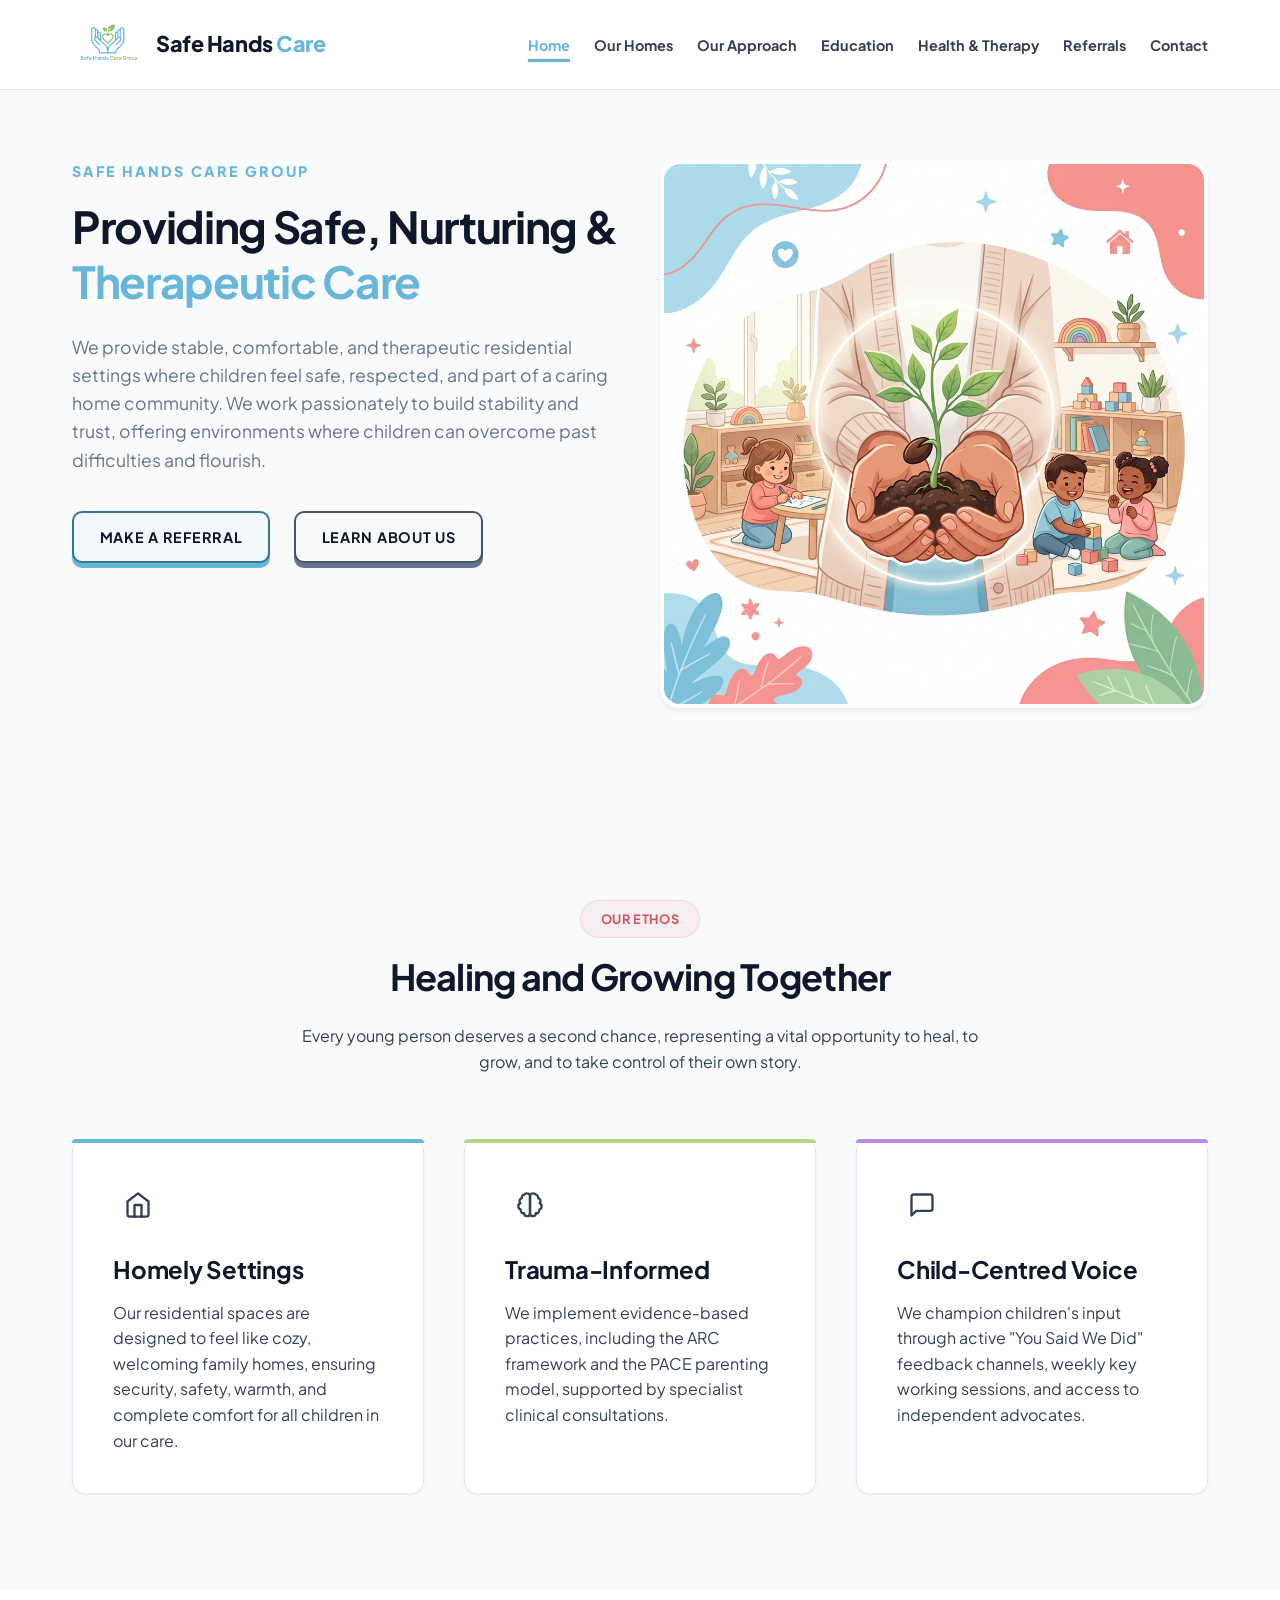
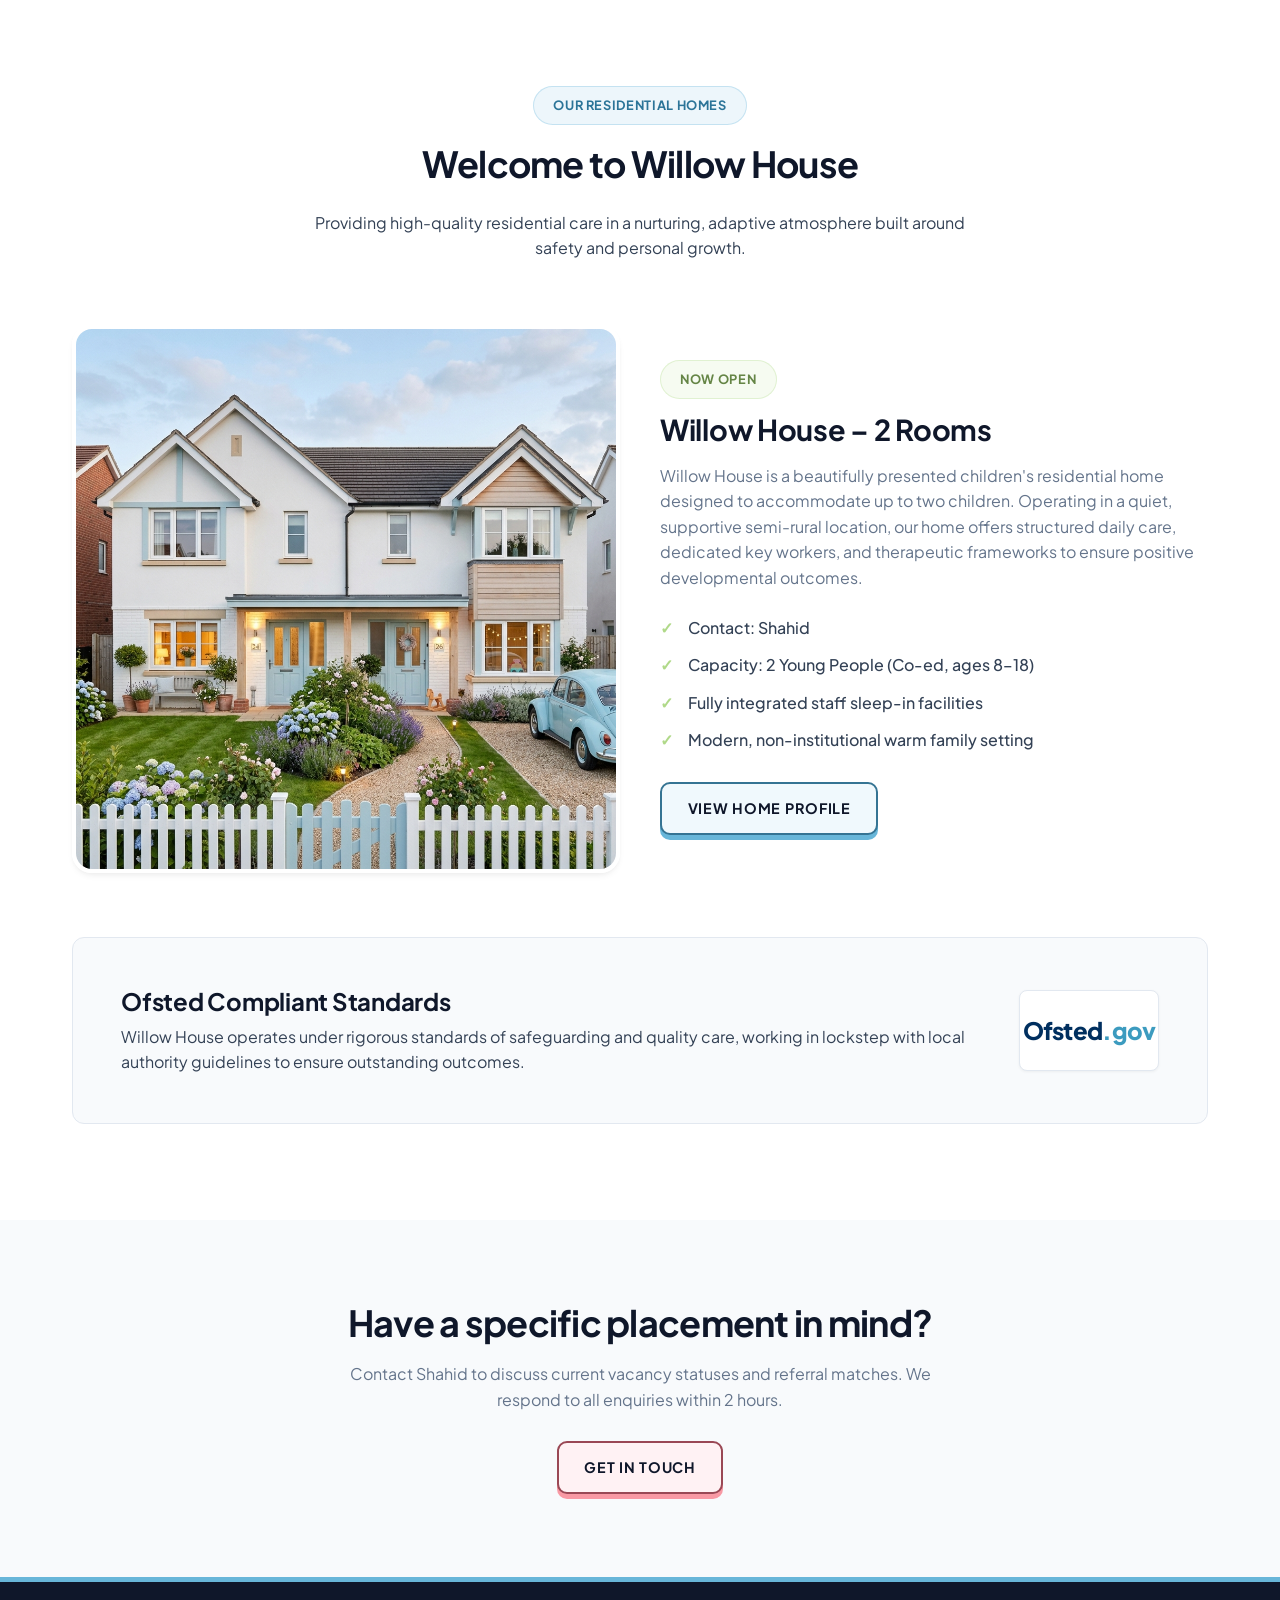
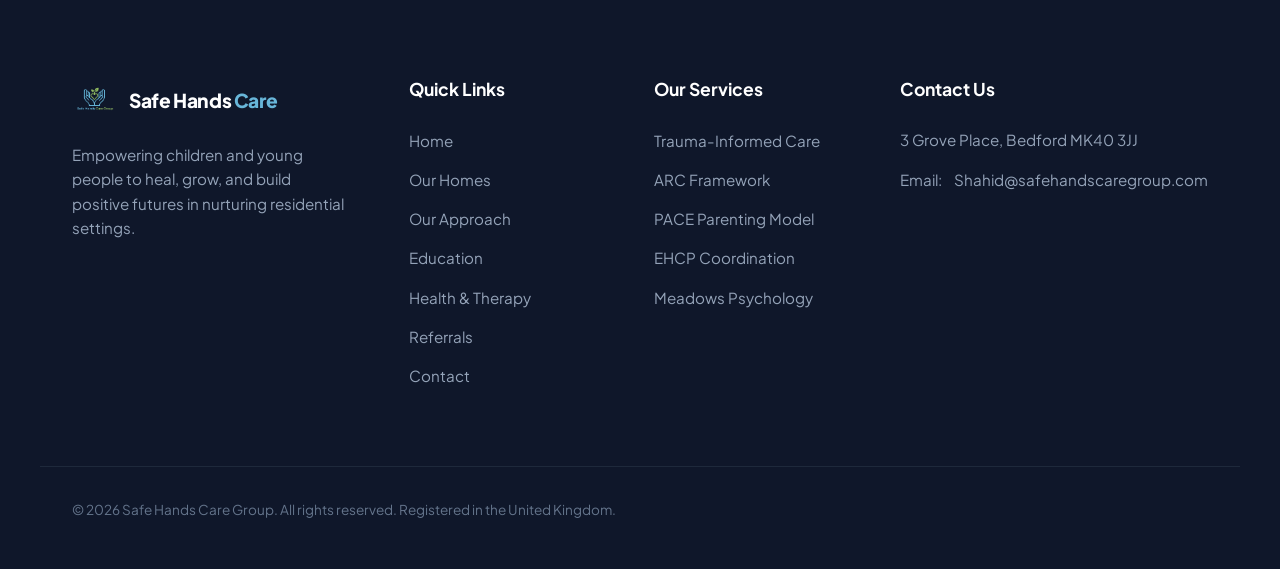
<file: index.html>
<!DOCTYPE html>
<html lang="en">
<head>
  <meta charset="UTF-8">
  <meta name="viewport" content="width=device-width, initial-scale=1.0">
  <title>Safe Hands Care Group | Therapeutic Children's Residential Homes</title>
  <meta name="description" content="Safe Hands Care Group provides safe, therapeutic, and nurturing residential homes for children and young people. Learn about Willow House and our trauma-informed care model.">
  <link rel="stylesheet" href="index.css">
</head>
<body>

  <!-- Header Section -->
  <header class="header" id="header">
    <div class="container nav-wrapper">
      <a href="index.html" class="logo-link" id="logo-link">
        <img src="assets/Logo.png" alt="Safe Hands Care Group Logo" class="logo-img">
        <div class="brand-text">Safe Hands <span>Care</span></div>
      </a>
      <button class="menu-toggle" id="menu-toggle" aria-label="Toggle Navigation">
        <span></span>
        <span></span>
        <span></span>
      </button>
      <ul class="nav-menu" id="nav-menu">
        <li class="nav-item active"><a href="index.html">Home</a></li>
        <li class="nav-item"><a href="homes.html">Our Homes</a></li>
        <li class="nav-item"><a href="approach.html">Our Approach</a></li>
        <li class="nav-item"><a href="education.html">Education</a></li>
        <li class="nav-item"><a href="health-therapy.html">Health & Therapy</a></li>
        <li class="nav-item"><a href="referrals.html">Referrals</a></li>
        <li class="nav-item"><a href="contact.html">Contact</a></li>
      </ul>
    </div>
  </header>

  <!-- Hero Section -->
  <section class="hero" id="hero">
    <div class="container grid grid-2">
      <div class="hero-content">
        <div class="hero-subtitle">Safe Hands Care Group</div>
        <h1>Providing Safe, Nurturing & <span>Therapeutic Care</span></h1>
        <p class="hero-desc">
          We provide stable, comfortable, and therapeutic residential settings where children feel safe, respected, and part of a caring home community. We work passionately to build stability and trust, offering environments where children can overcome past difficulties and flourish.
        </p>
        <div class="hero-buttons">
          <a href="referrals.html" class="btn btn-primary" id="btn-hero-referral">Make a Referral</a>
          <a href="approach.html" class="btn btn-outline" id="btn-hero-about">Learn About Us</a>
        </div>
      </div>
      <div class="hero-img-wrapper">
        <div class="hero-img-card">
          <img src="assets/hero_care.png" alt="Nurturing Care Concept Illustration">
        </div>
      </div>
    </div>
  </section>

  <!-- Ethos Section -->
  <section class="section section-bg-light" id="ethos">
    <div class="container">
      <div class="section-title-wrapper">
        <span class="badge badge-pink">Our Ethos</span>
        <h2>Healing and Growing Together</h2>
        <p>Every young person deserves a second chance, representing a vital opportunity to heal, to grow, and to take control of their own story.</p>
      </div>

      <div class="grid grid-3">
        <!-- Card 1 -->
        <div class="card color-card-blue">
          <div class="card-icon card-icon-blue">
            <svg width="28" height="28" viewBox="0 0 24 24" fill="none" stroke="currentColor" stroke-width="2" stroke-linecap="round" stroke-linejoin="round"><path d="M3 9l9-7 9 7v11a2 2 0 0 1-2 2H5a2 2 0 0 1-2-2z"/><polyline points="9 22 9 12 15 12 15 22"/></svg>
          </div>
          <h3>Homely Settings</h3>
          <p>Our residential spaces are designed to feel like cozy, welcoming family homes, ensuring security, safety, warmth, and complete comfort for all children in our care.</p>
        </div>

        <!-- Card 2 -->
        <div class="card color-card-green">
          <div class="card-icon card-icon-green">
            <svg width="28" height="28" viewBox="0 0 24 24" fill="none" stroke="currentColor" stroke-width="2" stroke-linecap="round" stroke-linejoin="round"><path d="M9.5 2A2.5 2.5 0 0 1 12 4.5v15a2.5 2.5 0 0 1-4.96-.46 2.5 2.5 0 0 1-2.96-3.08 3 3 0 0 1-.34-5.58 2.5 2.5 0 0 1 1.32-4.24 2.5 2.5 0 0 1 1.98-3A2.5 2.5 0 0 1 9.5 2Z"/><path d="M14.5 2A2.5 2.5 0 0 0 12 4.5v15a2.5 2.5 0 0 0 4.96-.46 2.5 2.5 0 0 0 2.96-3.08 3 3 0 0 0 .34-5.58 2.5 2.5 0 0 0-1.32-4.24 2.5 2.5 0 0 0-1.98-3A2.5 2.5 0 0 0 14.5 2Z"/></svg>
          </div>
          <h3>Trauma-Informed</h3>
          <p>We implement evidence-based practices, including the ARC framework and the PACE parenting model, supported by specialist clinical consultations.</p>
        </div>

        <!-- Card 3 -->
        <div class="card color-card-purple">
          <div class="card-icon card-icon-purple">
            <svg width="28" height="28" viewBox="0 0 24 24" fill="none" stroke="currentColor" stroke-width="2" stroke-linecap="round" stroke-linejoin="round"><path d="M21 15a2 2 0 0 1-2 2H7l-4 4V5a2 2 0 0 1 2-2h14a2 2 0 0 1 2 2z"/></svg>
          </div>
          <h3>Child-Centred Voice</h3>
          <p>We champion children's input through active "You Said We Did" feedback channels, weekly key working sessions, and access to independent advocates.</p>
        </div>
      </div>
    </div>
  </section>

  <!-- Our Homes Section (Summary) -->
  <section class="section" id="featured-homes">
    <div class="container">
      <div class="section-title-wrapper">
        <span class="badge badge-blue">Our Residential Homes</span>
        <h2>Welcome to Willow House</h2>
        <p>Providing high-quality residential care in a nurturing, adaptive atmosphere built around safety and personal growth.</p>
      </div>

      <div class="grid grid-2" style="align-items: center;">
        <div class="hero-img-wrapper">
          <div class="hero-img-card">
            <img src="assets/willow_house.png" alt="Willow House Residential Home">
          </div>
        </div>
        <div>
          <span class="badge badge-green" style="margin-bottom: 0.75rem;">Now Open</span>
          <h3 style="font-size: 1.8rem; margin-bottom: 1rem;">Willow House &ndash; 2 Rooms</h3>
          <p style="color: var(--text-light); margin-bottom: 1.5rem;">
            Willow House is a beautifully presented children's residential home designed to accommodate up to two children. Operating in a quiet, supportive semi-rural location, our home offers structured daily care, dedicated key workers, and therapeutic frameworks to ensure positive developmental outcomes.
          </p>
          <ul class="house-features" style="margin-bottom: 2rem;">
            <li>Contact: Shahid</li>
            <li>Capacity: 2 Young People (Co-ed, ages 8&ndash;18)</li>
            <li>Fully integrated staff sleep-in facilities</li>
            <li>Modern, non-institutional warm family setting</li>
          </ul>
          <a href="homes.html" class="btn btn-primary" id="btn-view-willow">View Home Profile</a>
        </div>
      </div>

      <!-- Ofsted Banner -->
      <div class="ofsted-banner">
        <div class="ofsted-text">
          <h3>Ofsted Compliant Standards</h3>
          <p>Willow House operates under rigorous standards of safeguarding and quality care, working in lockstep with local authority guidelines to ensure outstanding outcomes.</p>
        </div>
        <div class="ofsted-logo-wrapper">
          <span>Ofsted<span>.gov</span></span>
        </div>
      </div>
    </div>
  </section>

  <!-- CTA Section -->
  <section class="section section-bg-light" style="padding: 5rem 0;" id="cta">
    <div class="container text-center">
      <h2 style="margin-bottom: 1rem;">Have a specific placement in mind?</h2>
      <p style="max-width: 600px; margin: 0 auto 2rem auto; color: var(--text-light);">
        Contact Shahid to discuss current vacancy statuses and referral matches. We respond to all enquiries within 2 hours.
      </p>
      <a href="contact.html" class="btn btn-secondary" id="btn-cta-contact">Get In Touch</a>
    </div>
  </section>

  <!-- Footer Section -->
  <footer class="footer" id="footer">
    <div class="container footer-grid">
      <div class="footer-brand">
        <a href="index.html" class="logo-link">
          <img src="assets/Logo.png" alt="Safe Hands Care Group Logo" style="height: 45px;">
          <div class="brand-text" style="font-size: 1.2rem;">Safe Hands <span>Care</span></div>
        </a>
        <p>Empowering children and young people to heal, grow, and build positive futures in nurturing residential settings.</p>
      </div>
      <div>
        <h4 class="footer-title">Quick Links</h4>
        <ul class="footer-links">
          <li><a href="index.html">Home</a></li>
          <li><a href="homes.html">Our Homes</a></li>
          <li><a href="approach.html">Our Approach</a></li>
          <li><a href="education.html">Education</a></li>
          <li><a href="health-therapy.html">Health & Therapy</a></li>
          <li><a href="referrals.html">Referrals</a></li>
          <li><a href="contact.html">Contact</a></li>
        </ul>
      </div>
      <div>
        <h4 class="footer-title">Our Services</h4>
        <ul class="footer-links">
          <li><a href="approach.html">Trauma-Informed Care</a></li>
          <li><a href="approach.html">ARC Framework</a></li>
          <li><a href="approach.html">PACE Parenting Model</a></li>
          <li><a href="education.html">EHCP Coordination</a></li>
          <li><a href="health-therapy.html">Meadows Psychology</a></li>
        </ul>
      </div>
      <div>
        <h4 class="footer-title">Contact Us</h4>
        <ul class="footer-contact-list">
          <li>
            <a href="https://maps.google.com/?q=3+Grove+Place,+Bedford+MK40+3JJ" target="_blank" rel="noopener noreferrer" style="color: #94A3B8;">
              3 Grove Place, Bedford MK40 3JJ
            </a>
          </li>

          <li>
            Email: <a href="mailto:Shahid@safehandscaregroup.com">Shahid@safehandscaregroup.com</a>
          </li>
        </ul>
      </div>
    </div>
    <div class="container footer-bottom">
      <p>&copy; 2026 Safe Hands Care Group. All rights reserved. Registered in the United Kingdom.</p>
      
    </div>
  </footer>

  <!-- Scroll Top Button -->
  <button class="scroll-top-btn" aria-label="Scroll to top" id="scroll-top-btn">↑</button>

  <script src="main.js"></script>
</body>
</html>
</file>
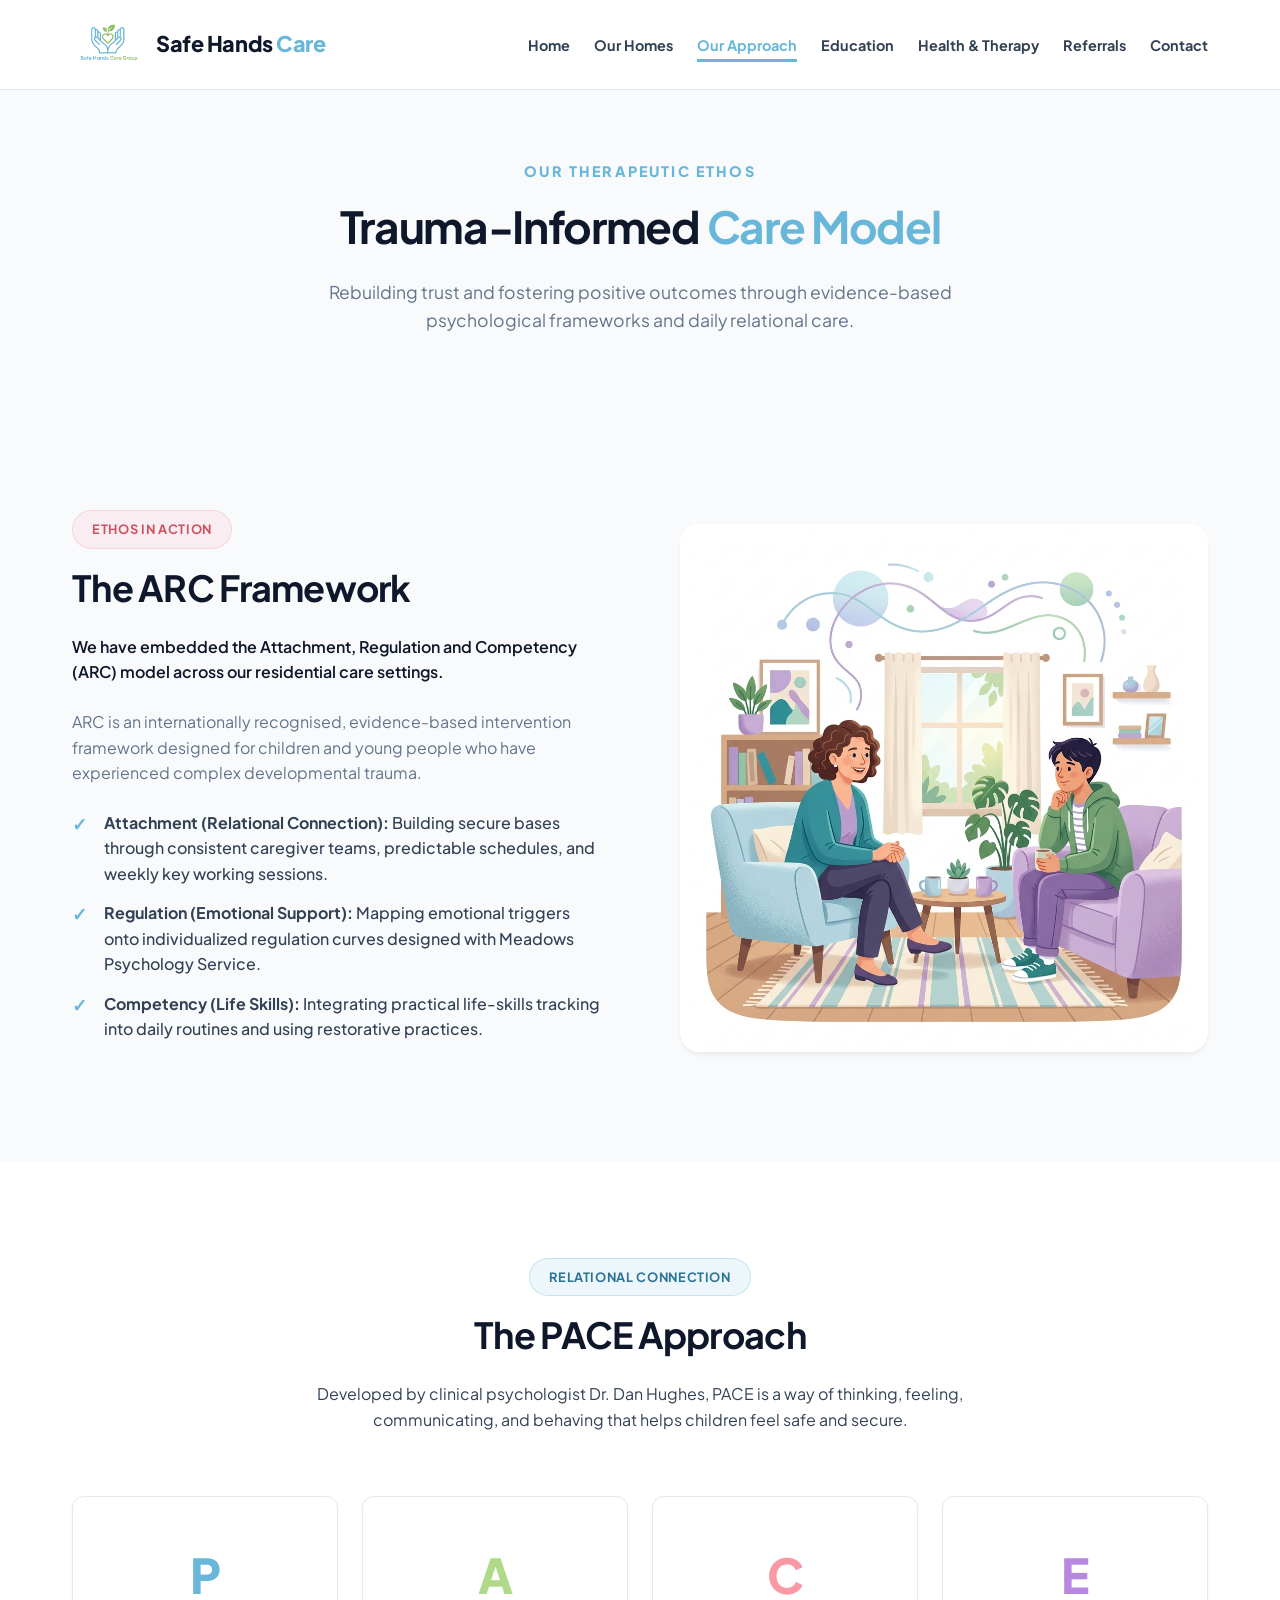
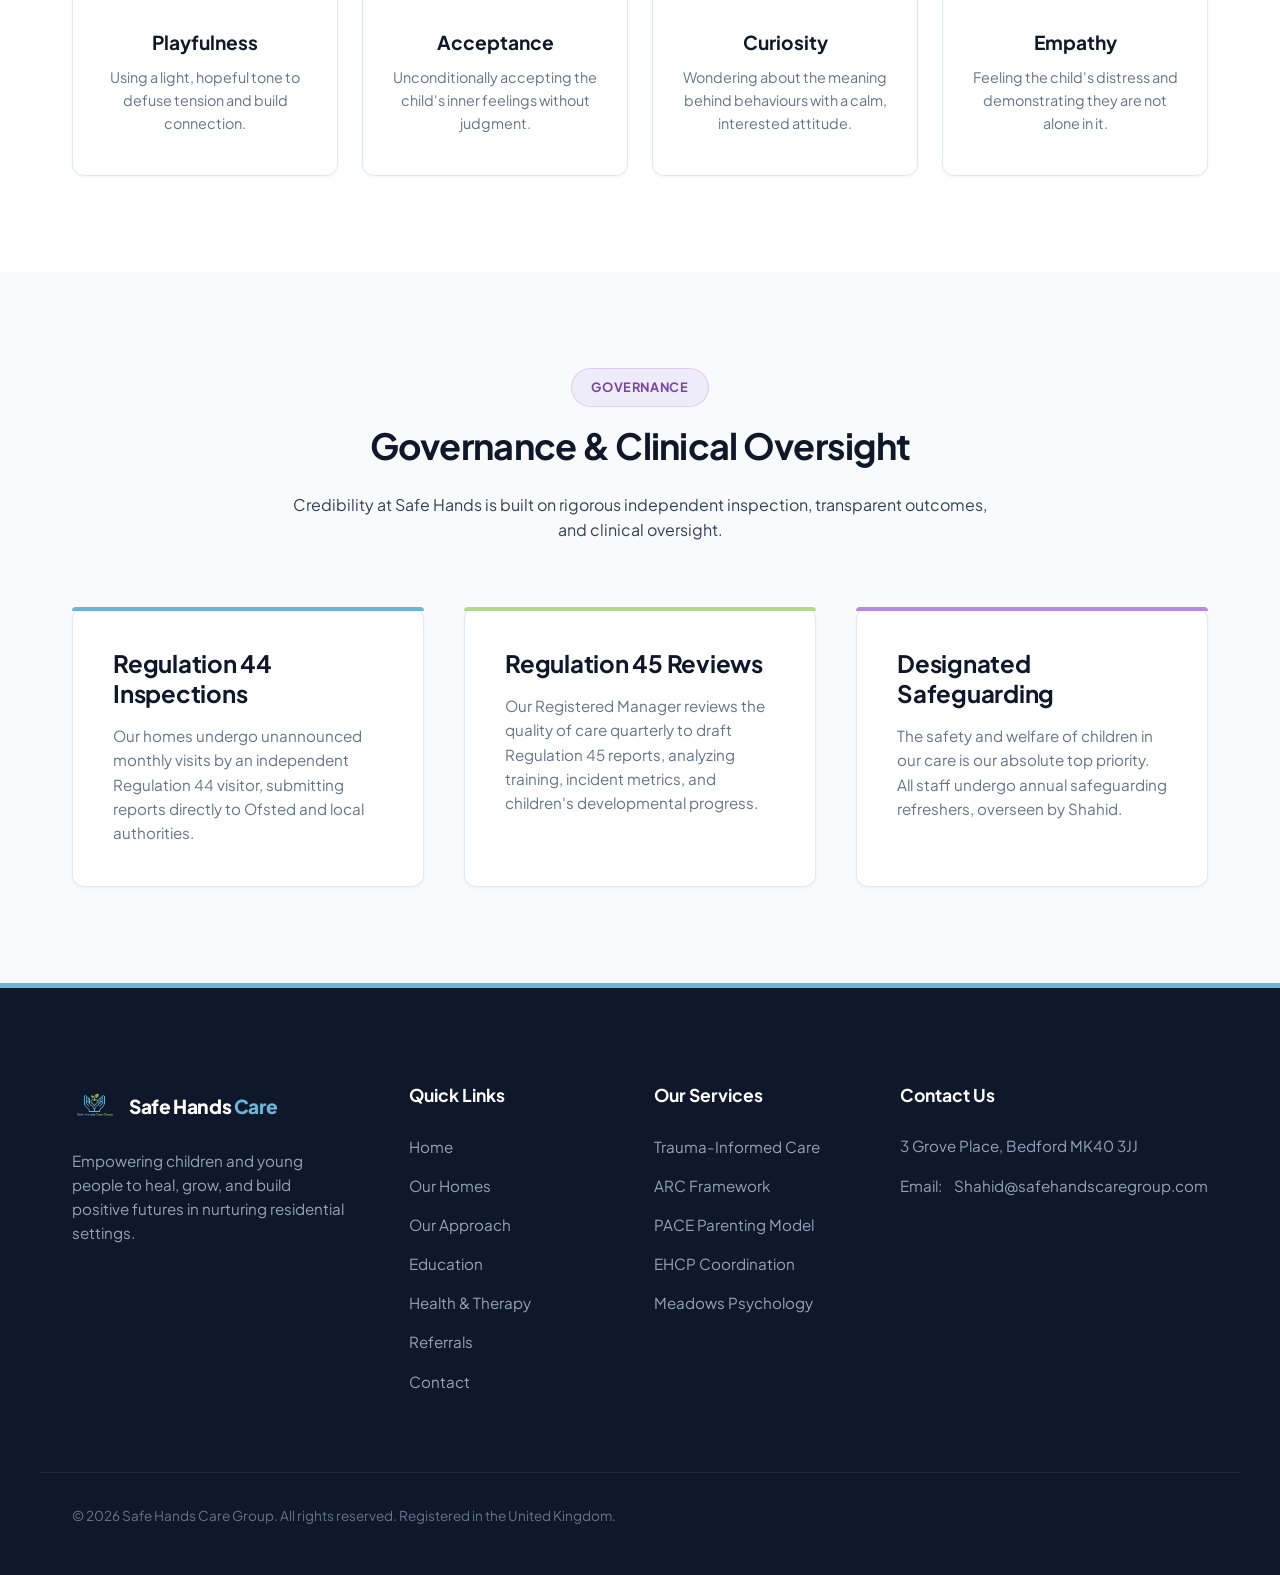
<file: approach.html>
<!DOCTYPE html>
<html lang="en">
<head>
  <meta charset="UTF-8">
  <meta name="viewport" content="width=device-width, initial-scale=1.0">
  <title>Our Approach | Safe Hands Care Group</title>
  <meta name="description" content="Learn about our child-centred, trauma-informed approach. View details on the ARC Framework, the PACE Model, and our clinical governance structures.">
  <link rel="stylesheet" href="index.css">
</head>
<body>

  <!-- Header Section -->
  <header class="header" id="header">
    <div class="container nav-wrapper">
      <a href="index.html" class="logo-link" id="logo-link">
        <img src="assets/Logo.png" alt="Safe Hands Care Group Logo" class="logo-img">
        <div class="brand-text">Safe Hands <span>Care</span></div>
      </a>
      <button class="menu-toggle" id="menu-toggle" aria-label="Toggle Navigation">
        <span></span>
        <span></span>
        <span></span>
      </button>
      <ul class="nav-menu" id="nav-menu">
        <li class="nav-item"><a href="index.html">Home</a></li>
        <li class="nav-item"><a href="homes.html">Our Homes</a></li>
        <li class="nav-item active"><a href="approach.html">Our Approach</a></li>
        <li class="nav-item"><a href="education.html">Education</a></li>
        <li class="nav-item"><a href="health-therapy.html">Health & Therapy</a></li>
        <li class="nav-item"><a href="referrals.html">Referrals</a></li>
        <li class="nav-item"><a href="contact.html">Contact</a></li>
      </ul>
    </div>
  </header>

  <!-- Hero Section -->
  <section class="hero" id="approach-hero" style="padding: 10rem 0 5rem 0;">
    <div class="container">
      <div class="hero-content" style="max-width: 800px; margin: 0 auto; text-align: center;">
        <div class="hero-subtitle">Our Therapeutic Ethos</div>
        <h1 style="margin-bottom: 1.5rem;">Trauma-Informed <span>Care Model</span></h1>
        <p class="hero-desc" style="margin: 0 auto; max-width: 650px;">
          Rebuilding trust and fostering positive outcomes through evidence-based psychological frameworks and daily relational care.
        </p>
      </div>
    </div>
  </section>

  <!-- Core Approach Section -->
  <section class="section section-bg-light" id="core-approach">
    <div class="container">
      <div class="split-section">
        <div>
          <span class="badge badge-pink">Ethos in Action</span>
          <h2>The ARC Framework</h2>
          <p style="margin-top: 1rem; color: var(--text-dark); margin-bottom: 1.5rem; font-weight: 600;">
            We have embedded the Attachment, Regulation and Competency (ARC) model across our residential care settings.
          </p>
          <p style="color: var(--text-light); margin-bottom: 1.5rem;">
            ARC is an internationally recognised, evidence-based intervention framework designed for children and young people who have experienced complex developmental trauma.
          </p>
          <ul class="checklist">
            <li><strong>Attachment (Relational Connection):</strong> Building secure bases through consistent caregiver teams, predictable schedules, and weekly key working sessions.</li>
            <li><strong>Regulation (Emotional Support):</strong> Mapping emotional triggers onto individualized regulation curves designed with Meadows Psychology Service.</li>
            <li><strong>Competency (Life Skills):</strong> Integrating practical life-skills tracking into daily routines and using restorative practices.</li>
          </ul>
        </div>
        <div class="split-image-wrapper">
          <img src="assets/therapeutic_approach.png" alt="Therapeutic Approach Illustration">
        </div>
      </div>
    </div>
  </section>

  <!-- PACE Model -->
  <section class="section" id="pace-model">
    <div class="container">
      <div class="section-title-wrapper">
        <span class="badge badge-blue">relational connection</span>
        <h2>The PACE Approach</h2>
        <p>Developed by clinical psychologist Dr. Dan Hughes, PACE is a way of thinking, feeling, communicating, and behaving that helps children feel safe and secure.</p>
      </div>

      <div class="pace-container">
        <div class="pace-card">
          <span class="pace-letter">P</span>
          <h4>Playfulness</h4>
          <p style="color: var(--text-light); font-size: 0.9rem;">Using a light, hopeful tone to defuse tension and build connection.</p>
        </div>
        <div class="pace-card">
          <span class="pace-letter">A</span>
          <h4>Acceptance</h4>
          <p style="color: var(--text-light); font-size: 0.9rem;">Unconditionally accepting the child's inner feelings without judgment.</p>
        </div>
        <div class="pace-card">
          <span class="pace-letter">C</span>
          <h4>Curiosity</h4>
          <p style="color: var(--text-light); font-size: 0.9rem;">Wondering about the meaning behind behaviours with a calm, interested attitude.</p>
        </div>
        <div class="pace-card">
          <span class="pace-letter">E</span>
          <h4>Empathy</h4>
          <p style="color: var(--text-light); font-size: 0.9rem;">Feeling the child's distress and demonstrating they are not alone in it.</p>
        </div>
      </div>
    </div>
  </section>

  <!-- Clinical Oversight -->
  <section class="section section-bg-light" id="oversight">
    <div class="container">
      <div class="section-title-wrapper">
        <span class="badge badge-purple">Governance</span>
        <h2>Governance & Clinical Oversight</h2>
        <p>Credibility at Safe Hands is built on rigorous independent inspection, transparent outcomes, and clinical oversight.</p>
      </div>

      <div class="grid grid-3">
        <div class="card color-card-blue">
          <h3>Regulation 44 Inspections</h3>
          <p style="font-size: 0.95rem; color: var(--text-light); margin-top: 0.5rem;">
            Our homes undergo unannounced monthly visits by an independent Regulation 44 visitor, submitting reports directly to Ofsted and local authorities.
          </p>
        </div>

        <div class="card color-card-green">
          <h3>Regulation 45 Reviews</h3>
          <p style="font-size: 0.95rem; color: var(--text-light); margin-top: 0.5rem;">
            Our Registered Manager reviews the quality of care quarterly to draft Regulation 45 reports, analyzing training, incident metrics, and children's developmental progress.
          </p>
        </div>

        <div class="card color-card-purple">
          <h3>Designated Safeguarding</h3>
          <p style="font-size: 0.95rem; color: var(--text-light); margin-top: 0.5rem;">
            The safety and welfare of children in our care is our absolute top priority. All staff undergo annual safeguarding refreshers, overseen by Shahid.
          </p>
        </div>
      </div>
    </div>
  </section>

  <!-- Footer Section -->
  <footer class="footer" id="footer">
    <div class="container footer-grid">
      <div class="footer-brand">
        <a href="index.html" class="logo-link">
          <img src="assets/Logo.png" alt="Safe Hands Care Group Logo" style="height: 45px;">
          <div class="brand-text" style="font-size: 1.2rem;">Safe Hands <span>Care</span></div>
        </a>
        <p>Empowering children and young people to heal, grow, and build positive futures in nurturing residential settings.</p>
      </div>
      <div>
        <h4 class="footer-title">Quick Links</h4>
        <ul class="footer-links">
          <li><a href="index.html">Home</a></li>
          <li><a href="homes.html">Our Homes</a></li>
          <li><a href="approach.html">Our Approach</a></li>
          <li><a href="education.html">Education</a></li>
          <li><a href="health-therapy.html">Health & Therapy</a></li>
          <li><a href="referrals.html">Referrals</a></li>
          <li><a href="contact.html">Contact</a></li>
        </ul>
      </div>
      <div>
        <h4 class="footer-title">Our Services</h4>
        <ul class="footer-links">
          <li><a href="approach.html">Trauma-Informed Care</a></li>
          <li><a href="approach.html">ARC Framework</a></li>
          <li><a href="approach.html">PACE Parenting Model</a></li>
          <li><a href="education.html">EHCP Coordination</a></li>
          <li><a href="health-therapy.html">Meadows Psychology</a></li>
        </ul>
      </div>
      <div>
        <h4 class="footer-title">Contact Us</h4>
        <ul class="footer-contact-list">
          <li>
            <a href="https://maps.google.com/?q=3+Grove+Place,+Bedford+MK40+3JJ" target="_blank" rel="noopener noreferrer" style="color: #94A3B8;">
              3 Grove Place, Bedford MK40 3JJ
            </a>
          </li>

          <li>
            Email: <a href="mailto:Shahid@safehandscaregroup.com">Shahid@safehandscaregroup.com</a>
          </li>
        </ul>
      </div>
    </div>
    <div class="container footer-bottom">
      <p>&copy; 2026 Safe Hands Care Group. All rights reserved. Registered in the United Kingdom.</p>
    </div>
  </footer>

  <!-- Scroll Top Button -->
  <button class="scroll-top-btn" aria-label="Scroll to top" id="scroll-top-btn">↑</button>

  <script src="main.js"></script>
</body>
</html>
</file>
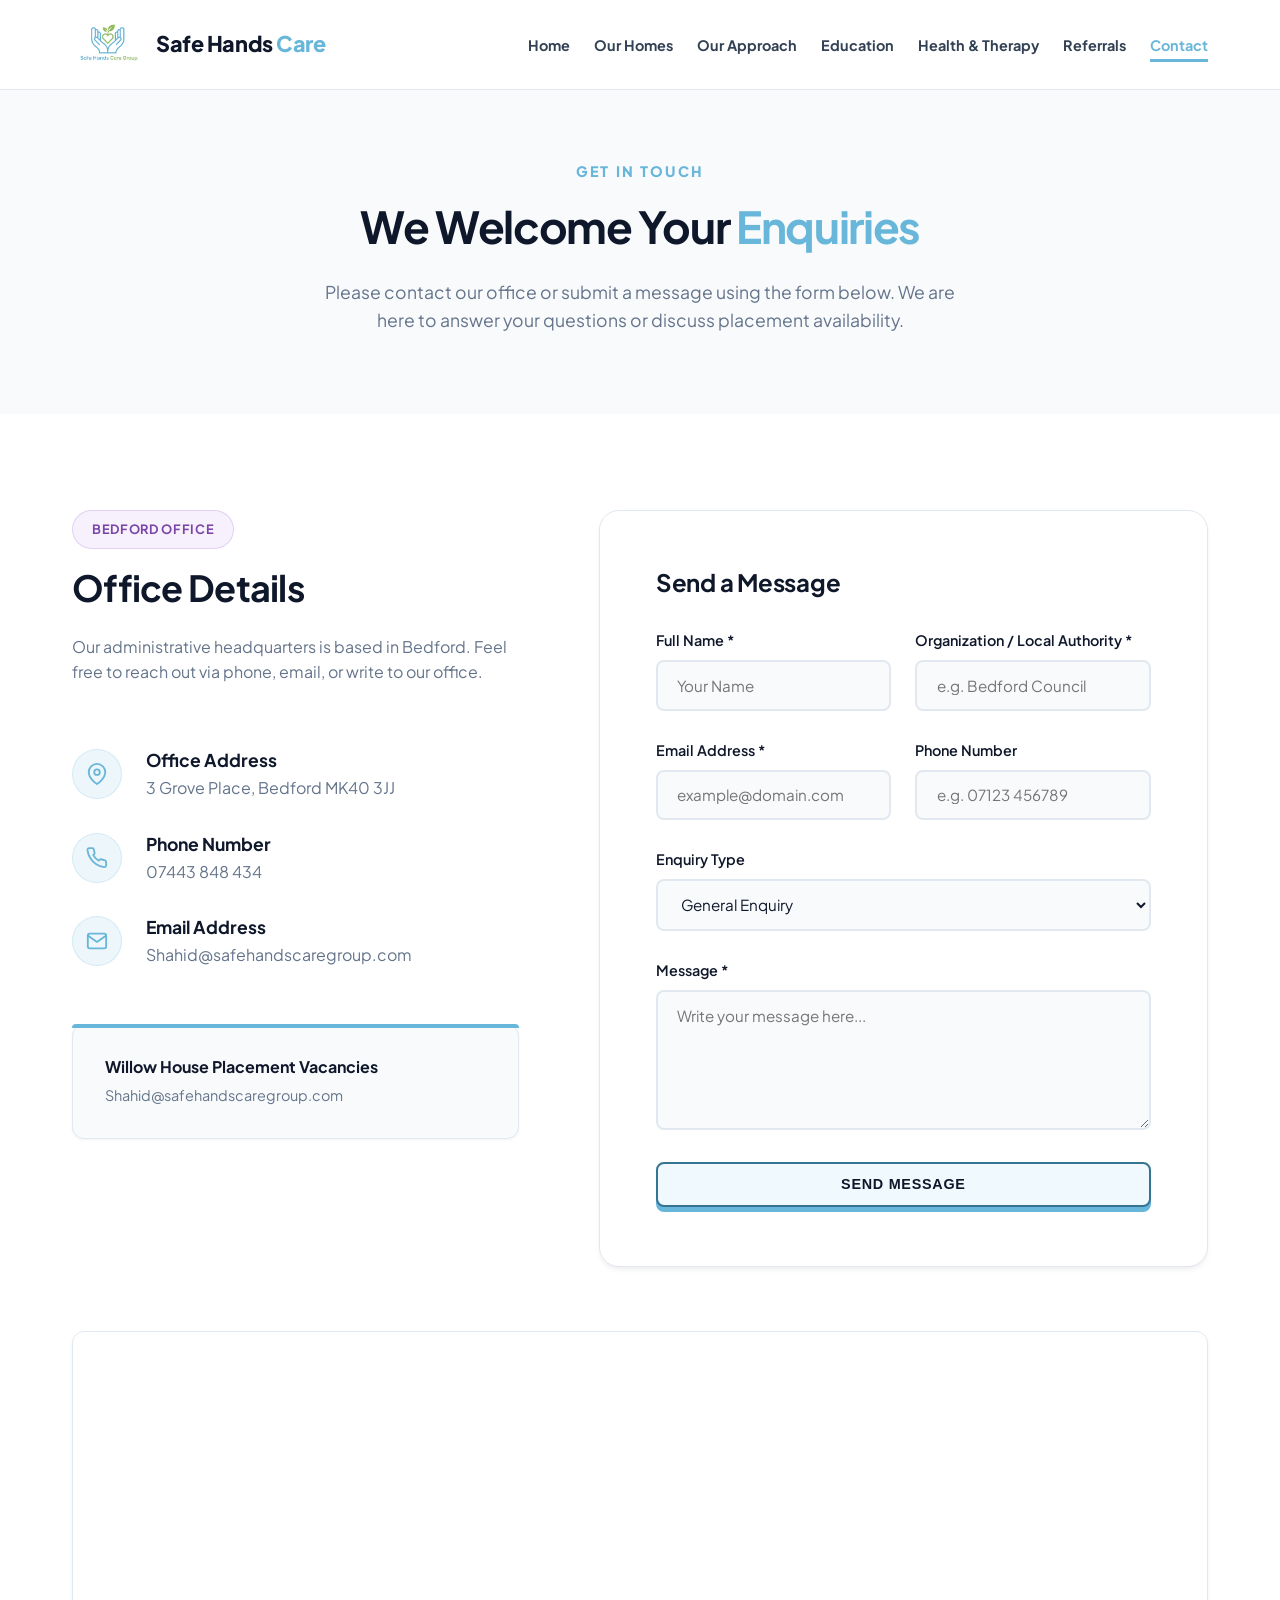
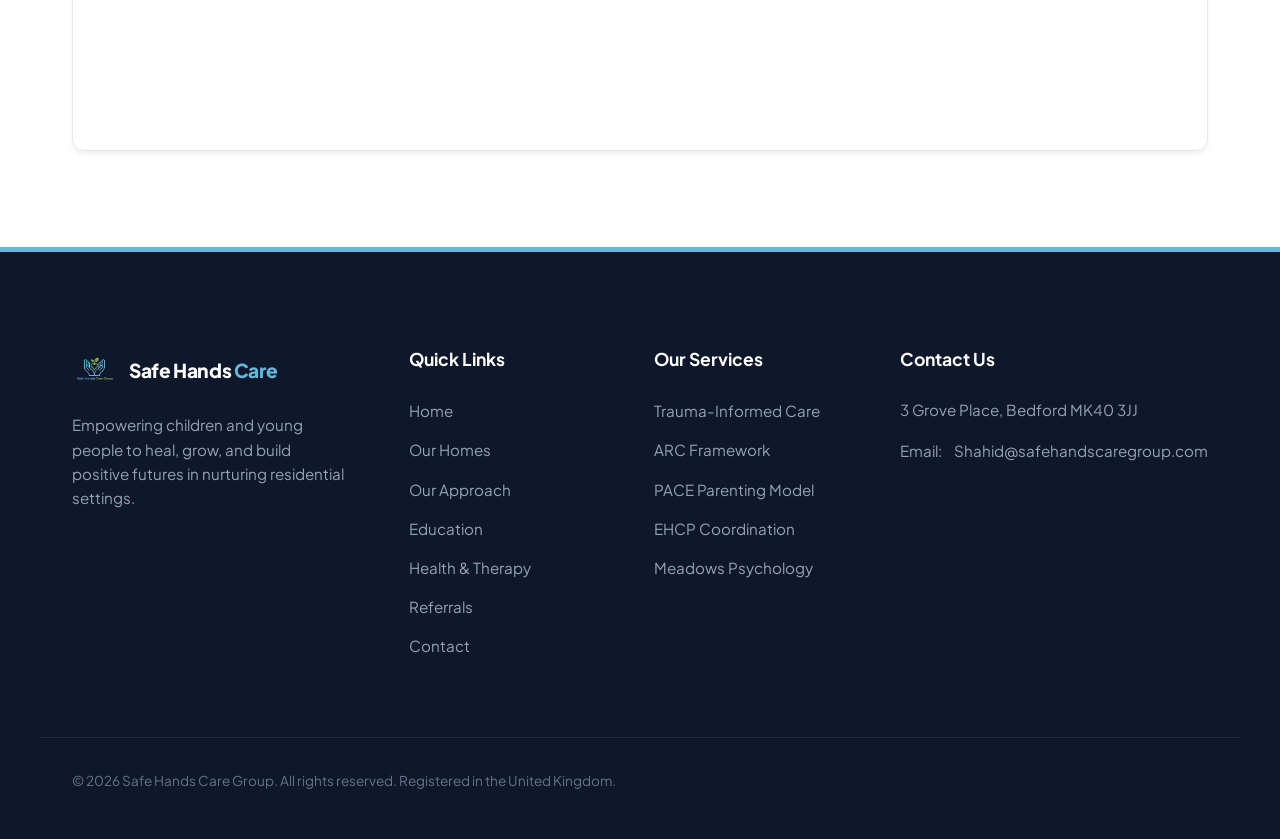
<file: contact.html>
<!DOCTYPE html>
<html lang="en">
<head>
  <meta charset="UTF-8">
  <meta name="viewport" content="width=device-width, initial-scale=1.0">
  <title>Contact Us | Safe Hands Care Group</title>
  <meta name="description" content="Get in touch with Safe Hands Care Group. Send us an enquiry or contact us directly at our Bedford office.">
  <link rel="stylesheet" href="index.css">
</head>
<body>

  <!-- Header Section -->
  <header class="header" id="header">
    <div class="container nav-wrapper">
      <a href="index.html" class="logo-link" id="logo-link">
        <img src="assets/Logo.png" alt="Safe Hands Care Group Logo" class="logo-img">
        <div class="brand-text">Safe Hands <span>Care</span></div>
      </a>
      <button class="menu-toggle" id="menu-toggle" aria-label="Toggle Navigation">
        <span></span>
        <span></span>
        <span></span>
      </button>
      <ul class="nav-menu" id="nav-menu">
        <li class="nav-item"><a href="index.html">Home</a></li>
        <li class="nav-item"><a href="homes.html">Our Homes</a></li>
        <li class="nav-item"><a href="approach.html">Our Approach</a></li>
        <li class="nav-item"><a href="education.html">Education</a></li>
        <li class="nav-item"><a href="health-therapy.html">Health & Therapy</a></li>
        <li class="nav-item"><a href="referrals.html">Referrals</a></li>
        <li class="nav-item active"><a href="contact.html">Contact</a></li>
      </ul>
    </div>
  </header>

  <!-- Contact Hero Section -->
  <section class="hero" id="contact-hero" style="padding: 10rem 0 5rem 0;">
    <div class="container">
      <div class="hero-content" style="max-width: 800px; margin: 0 auto; text-align: center;">
        <div class="hero-subtitle">Get In Touch</div>
        <h1 style="margin-bottom: 1.5rem;">We Welcome Your <span>Enquiries</span></h1>
        <p class="hero-desc" style="margin: 0 auto; max-width: 650px;">
          Please contact our office or submit a message using the form below. We are here to answer your questions or discuss placement availability.
        </p>
      </div>
    </div>
  </section>

  <!-- Contact Details & Form -->
  <section class="section" id="contact">
    <div class="container">
      <div class="contact-wrapper">
        <!-- Contact Info -->
        <div class="contact-info-block">
          <div>
            <span class="badge badge-purple">Bedford Office</span>
            <h2>Office Details</h2>
            <p style="color: var(--text-light); margin-top: 1rem; margin-bottom: 1rem;">
              Our administrative headquarters is based in Bedford. Feel free to reach out via phone, email, or write to our office.
            </p>
          </div>

          <div style="display: flex; flex-direction: column; gap: 2rem; margin-top: 1rem;">
            <!-- Address -->
            <div class="contact-item">
              <div class="contact-icon">
                <svg width="22" height="22" viewBox="0 0 24 24" fill="none" stroke="currentColor" stroke-width="2" stroke-linecap="round" stroke-linejoin="round"><path d="M21 10c0 7-9 13-9 13s-9-6-9-13a9 9 0 0 1 18 0z"/><circle cx="12" cy="10" r="3"/></svg>
              </div>
              <div class="contact-item-text">
                <h4>Office Address</h4>
                <p>3 Grove Place, Bedford MK40 3JJ</p>
              </div>
            </div>

            <!-- Phone -->
            <div class="contact-item">
              <div class="contact-icon">
                <svg width="22" height="22" viewBox="0 0 24 24" fill="none" stroke="currentColor" stroke-width="2" stroke-linecap="round" stroke-linejoin="round"><path d="M22 16.92v3a2 2 0 0 1-2.18 2 19.79 19.79 0 0 1-8.63-3.07A19.5 19.5 0 0 1 4.69 12a19.79 19.79 0 0 1-3.07-8.67A2 2 0 0 1 3.6 1.27h3a2 2 0 0 1 2 1.72 12.84 12.84 0 0 0 .7 2.81 2 2 0 0 1-.45 2.11L7.91 8.91a16 16 0 0 0 6 6l.91-.91a2 2 0 0 1 2.11-.45 12.84 12.84 0 0 0 2.81.7A2 2 0 0 1 21.73 16.92z"/></svg>
              </div>
              <div class="contact-item-text">
                <h4>Phone Number</h4>
                <p><a href="tel:07443848434">07443 848 434</a></p>
              </div>
            </div>

            <!-- Email -->
            <div class="contact-item">
              <div class="contact-icon">
                <svg width="22" height="22" viewBox="0 0 24 24" fill="none" stroke="currentColor" stroke-width="2" stroke-linecap="round" stroke-linejoin="round"><path d="M4 4h16c1.1 0 2 .9 2 2v12c0 1.1-.9 2-2 2H4c-1.1 0-2-.9-2-2V6c0-1.1.9-2 2-2z"/><polyline points="22,6 12,13 2,6"/></svg>
              </div>
              <div class="contact-item-text">
                <h4>Email Address</h4>
                <p><a href="mailto:Shahid@safehandscaregroup.com">Shahid@safehandscaregroup.com</a></p>
              </div>
            </div>
          </div>

          <div class="card color-card-blue" style="padding: 2rem; margin-top: 1.5rem; background-color: var(--bg-light);">
            <h4 style="margin-bottom: 0.5rem; color: var(--text-dark);">Willow House Placement Vacancies</h4>
            <p style="font-size: 0.9rem; color: var(--text-light); line-height: 1.5;">
             
              <a href="mailto:Shahid@safehandscaregroup.com">Shahid@safehandscaregroup.com</a>
            </p>
          </div>
        </div>

        <!-- Contact Form -->
        <div>
          <form class="contact-form" id="contact-form">
            <input type="hidden" name="access_key" value="28f80870-92ca-41f9-9d89-36dbc57de1c1">
            <input type="checkbox" name="botcheck" class="hidden" style="display: none;">
            
            <h3 class="form-title">Send a Message</h3>
            
            <div class="form-row">
              <div class="form-group">
                <label for="name" class="form-label">Full Name *</label>
                <input type="text" id="name" name="name" class="form-control" placeholder="Your Name" required>
              </div>
              <div class="form-group">
                <label for="org" class="form-label">Organization / Local Authority *</label>
                <input type="text" id="org" name="organization" class="form-control" placeholder="e.g. Bedford Council" required>
              </div>
            </div>

            <div class="form-row">
              <div class="form-group">
                <label for="email" class="form-label">Email Address *</label>
                <input type="email" id="email" name="email" class="form-control" placeholder="example@domain.com" required>
              </div>
              <div class="form-group">
                <label for="phone" class="form-label">Phone Number</label>
                <input type="tel" id="phone" name="phone" class="form-control" placeholder="e.g. 07123 456789">
              </div>
            </div>

            <div class="form-group">
              <label for="enquiry-type" class="form-label">Enquiry Type</label>
              <select id="enquiry-type" name="enquiry_type" class="form-control">
                <option value="general">General Enquiry</option>
                <option value="placement">Placement Referral</option>
                <option value="other">Other</option>
              </select>
            </div>

            <div class="form-group">
              <label for="message" class="form-label">Message *</label>
              <textarea id="message" name="message" class="form-control" placeholder="Write your message here..." required></textarea>
            </div>

            <button type="submit" class="btn btn-primary" style="width: 100%; border-radius: var(--radius-sm);">Send Message</button>
          </form>
        </div>
      </div>

      <!-- Embedded Google Map -->
      <div class="map-container" id="office-map">
        <iframe
          title="Safe Hands Care Group Office Location"
          src="https://www.google.com/maps/embed?pb=!1m18!1m12!1m3!1d2437.068!2d-0.4658!3d52.1365!2m3!1f0!2f0!3f0!3m2!1i1024!2i768!4f13.1!3m3!1m2!1s0x4877b83c99d23e1b%3A0x4d0f2cf6e3c4e4af!2s3%20Grove%20Pl%2C%20Bedford%20MK40%203JJ!5e0!3m2!1sen!2suk!4v1700000000000!5m2!1sen!2suk"
          width="100%"
          height="100%"
          style="border:0; display:block;"
          allowfullscreen=""
          loading="lazy"
          referrerpolicy="no-referrer-when-downgrade">
        </iframe>
      </div>
    </div>
  </section>

  <!-- Footer Section -->
  <footer class="footer" id="footer">
    <div class="container footer-grid">
      <div class="footer-brand">
        <a href="index.html" class="logo-link">
          <img src="assets/Logo.png" alt="Safe Hands Care Group Logo" style="height: 45px;">
          <div class="brand-text" style="font-size: 1.2rem;">Safe Hands <span>Care</span></div>
        </a>
        <p>Empowering children and young people to heal, grow, and build positive futures in nurturing residential settings.</p>
      </div>
      <div>
        <h4 class="footer-title">Quick Links</h4>
        <ul class="footer-links">
          <li><a href="index.html">Home</a></li>
          <li><a href="homes.html">Our Homes</a></li>
          <li><a href="approach.html">Our Approach</a></li>
          <li><a href="education.html">Education</a></li>
          <li><a href="health-therapy.html">Health & Therapy</a></li>
          <li><a href="referrals.html">Referrals</a></li>
          <li><a href="contact.html">Contact</a></li>
        </ul>
      </div>
      <div>
        <h4 class="footer-title">Our Services</h4>
        <ul class="footer-links">
          <li><a href="approach.html">Trauma-Informed Care</a></li>
          <li><a href="approach.html">ARC Framework</a></li>
          <li><a href="approach.html">PACE Parenting Model</a></li>
          <li><a href="education.html">EHCP Coordination</a></li>
          <li><a href="health-therapy.html">Meadows Psychology</a></li>
        </ul>
      </div>
      <div>
        <h4 class="footer-title">Contact Us</h4>
        <ul class="footer-contact-list">
          <li>
            <a href="https://maps.google.com/?q=3+Grove+Place,+Bedford+MK40+3JJ" target="_blank" rel="noopener noreferrer" style="color: #94A3B8;">
              3 Grove Place, Bedford MK40 3JJ
            </a>
          </li>
          <li>
            Email: <a href="mailto:Shahid@safehandscaregroup.com">Shahid@safehandscaregroup.com</a>
          </li>
        </ul>
      </div>
    </div>
    <div class="container footer-bottom">
      <p>&copy; 2026 Safe Hands Care Group. All rights reserved. Registered in the United Kingdom.</p>
      
    </div>
  </footer>

  <!-- Scroll Top Button -->
  <button class="scroll-top-btn" aria-label="Scroll to top" id="scroll-top-btn">↑</button>

  <!-- Toast Notification -->
  <div class="toast" id="form-toast">Your message has been sent successfully. We will get back to you shortly.</div>

  <script src="main.js"></script>
</body>
</html>
</file>
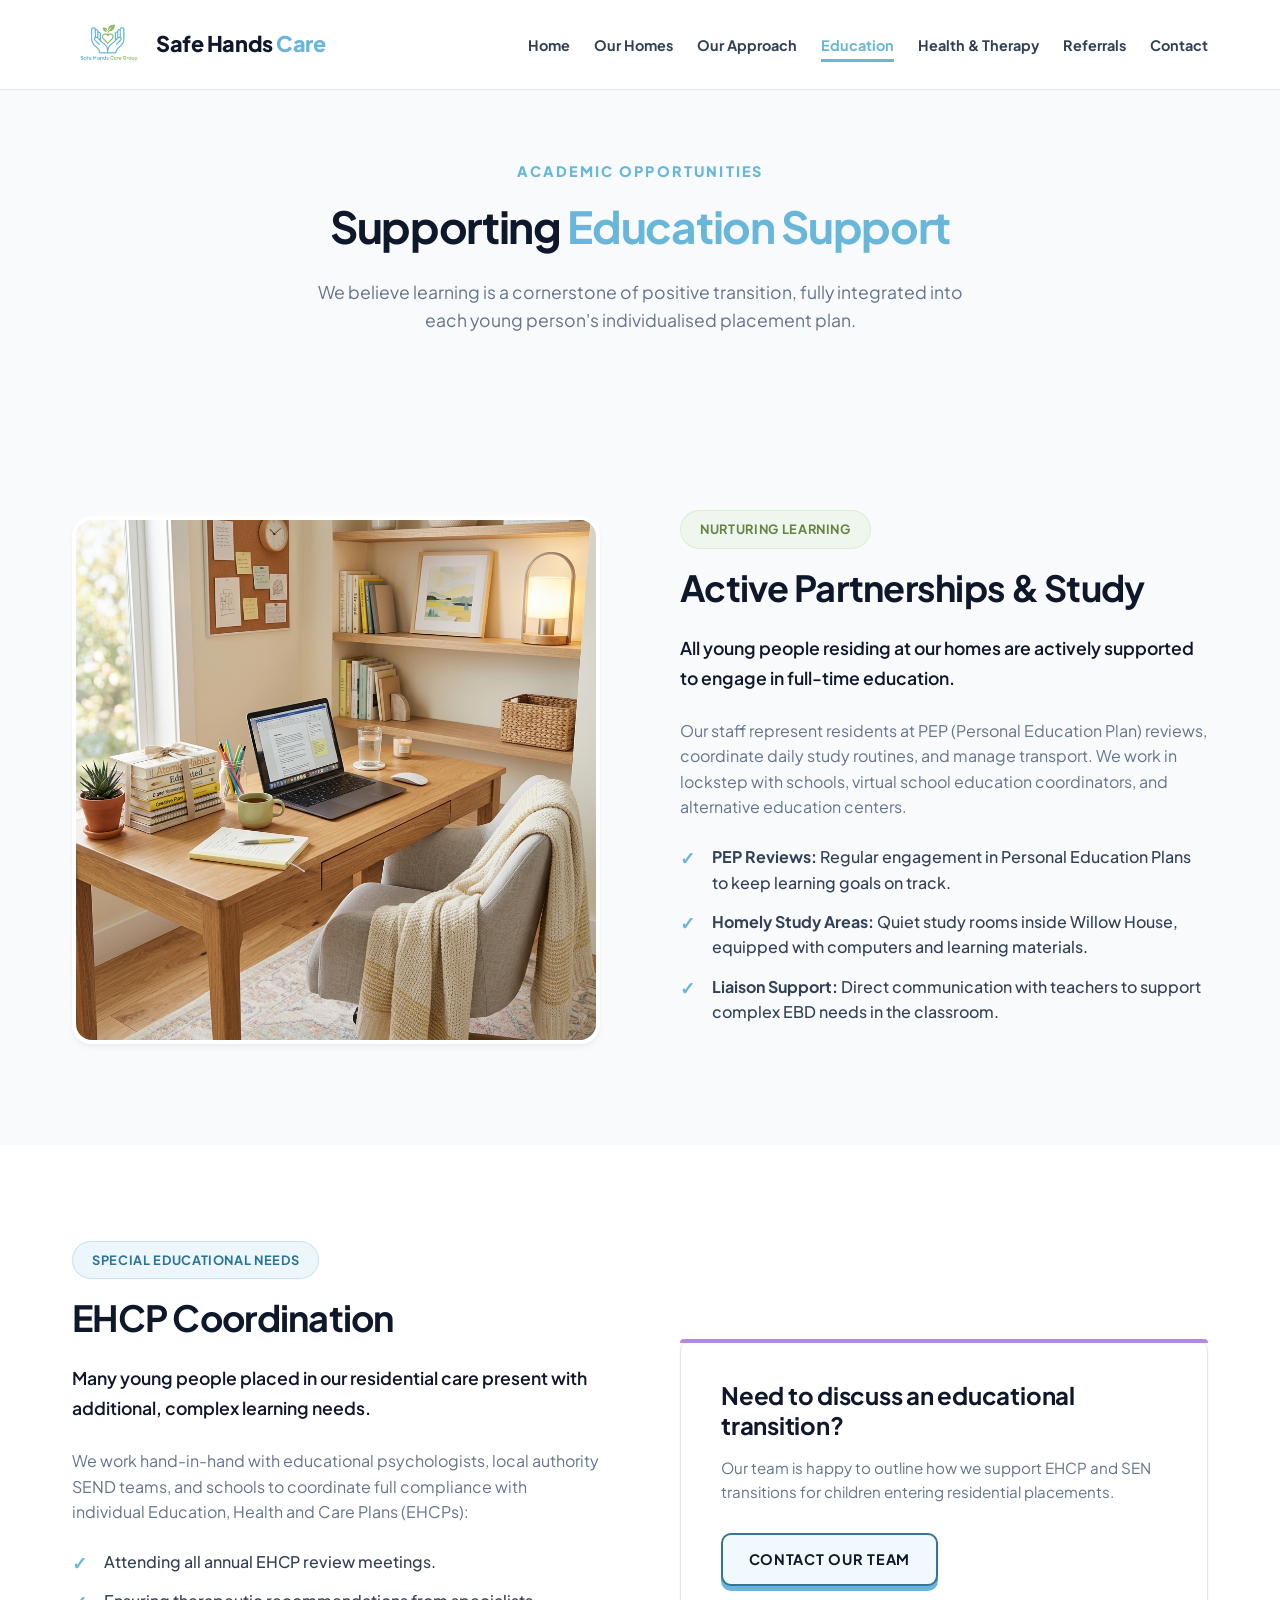
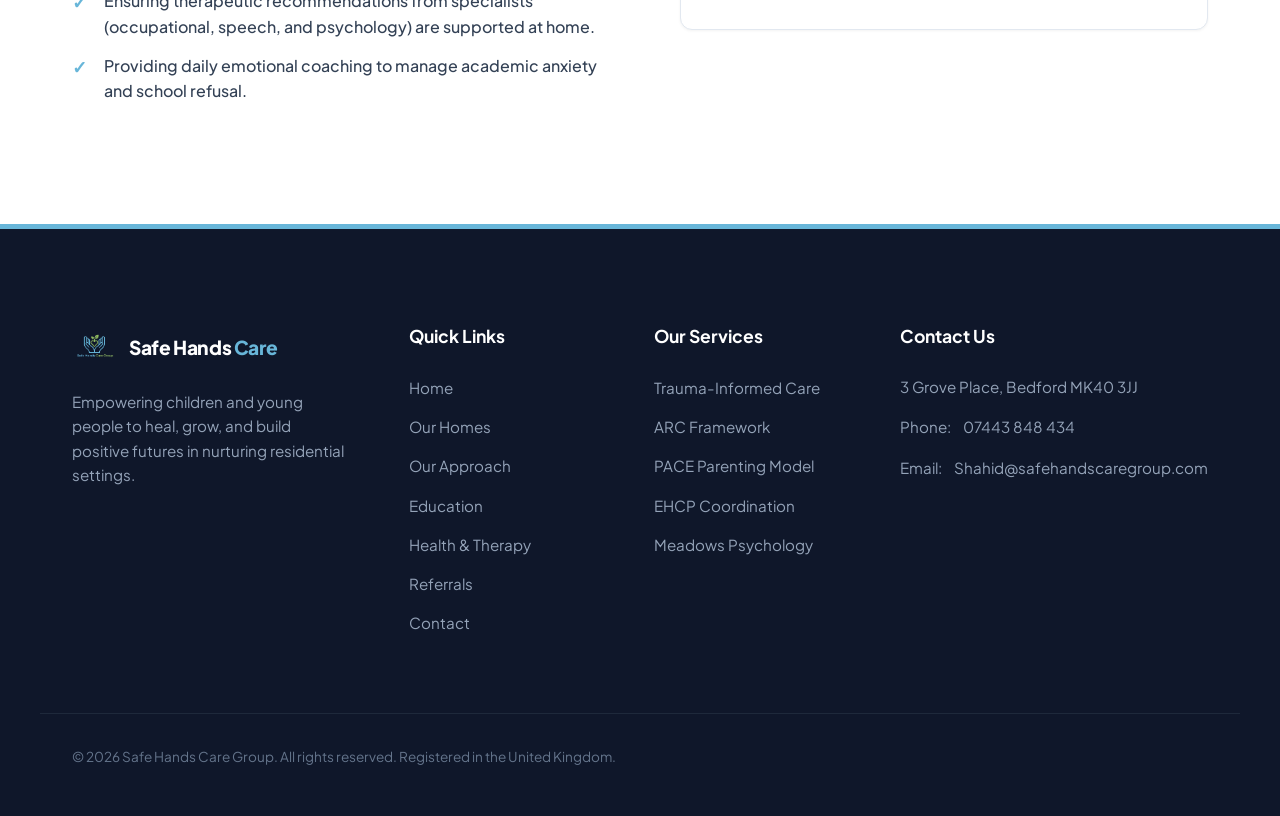
<file: education.html>
<!DOCTYPE html>
<html lang="en">
<head>
  <meta charset="UTF-8">
  <meta name="viewport" content="width=device-width, initial-scale=1.0">
  <title>Education Support | Safe Hands Care Group</title>
  <meta name="description" content="Learn how Safe Hands Care Group supports full-time education, manages EHCP coordination, PEP reviews, and structures quiet study areas in Willow House.">
  <link rel="stylesheet" href="index.css">
</head>
<body>

  <!-- Header Section -->
  <header class="header" id="header">
    <div class="container nav-wrapper">
      <a href="index.html" class="logo-link" id="logo-link">
        <img src="assets/Logo.png" alt="Safe Hands Care Group Logo" class="logo-img">
        <div class="brand-text">Safe Hands <span>Care</span></div>
      </a>
      <button class="menu-toggle" id="menu-toggle" aria-label="Toggle Navigation">
        <span></span>
        <span></span>
        <span></span>
      </button>
      <ul class="nav-menu" id="nav-menu">
        <li class="nav-item"><a href="index.html">Home</a></li>
        <li class="nav-item"><a href="homes.html">Our Homes</a></li>
        <li class="nav-item"><a href="approach.html">Our Approach</a></li>
        <li class="nav-item active"><a href="education.html">Education</a></li>
        <li class="nav-item"><a href="health-therapy.html">Health & Therapy</a></li>
        <li class="nav-item"><a href="referrals.html">Referrals</a></li>
        <li class="nav-item"><a href="contact.html">Contact</a></li>
      </ul>
    </div>
  </header>

  <!-- Hero Section -->
  <section class="hero" id="education-hero" style="padding: 10rem 0 5rem 0;">
    <div class="container">
      <div class="hero-content" style="max-width: 800px; margin: 0 auto; text-align: center;">
        <div class="hero-subtitle">Academic Opportunities</div>
        <h1 style="margin-bottom: 1.5rem;">Supporting <span>Education Support</span></h1>
        <p class="hero-desc" style="margin: 0 auto; max-width: 650px;">
          We believe learning is a cornerstone of positive transition, fully integrated into each young person's individualised placement plan.
        </p>
      </div>
    </div>
  </section>

  <!-- Core Content Section -->
  <section class="section section-bg-light" id="education-content">
    <div class="container">
      <div class="split-section">
        <div class="split-image-wrapper">
          <img src="assets/education_support.png" alt="Educational Support Study Area">
        </div>
        <div>
          <span class="badge badge-green">Nurturing Learning</span>
          <h2>Active Partnerships & Study</h2>
          <p style="font-size: 1.1rem; line-height: 1.7; color: var(--text-dark); margin-bottom: 1.5rem; font-weight: 600;">
            All young people residing at our homes are actively supported to engage in full-time education.
          </p>
          <p style="color: var(--text-light); margin-bottom: 1.5rem;">
            Our staff represent residents at PEP (Personal Education Plan) reviews, coordinate daily study routines, and manage transport. We work in lockstep with schools, virtual school education coordinators, and alternative education centers.
          </p>
          <ul class="checklist">
            <li><strong>PEP Reviews:</strong> Regular engagement in Personal Education Plans to keep learning goals on track.</li>
            <li><strong>Homely Study Areas:</strong> Quiet study rooms inside Willow House, equipped with computers and learning materials.</li>
            <li><strong>Liaison Support:</strong> Direct communication with teachers to support complex EBD needs in the classroom.</li>
          </ul>
        </div>
      </div>
    </div>
  </section>

  <!-- EHCP & SEN Support -->
  <section class="section" id="ehcp-coordination">
    <div class="container">
      <div class="split-section">
        <div>
          <span class="badge badge-blue">Special Educational Needs</span>
          <h2>EHCP Coordination</h2>
          <p style="font-size: 1.1rem; line-height: 1.7; color: var(--text-dark); margin-bottom: 1.5rem; font-weight: 600;">
            Many young people placed in our residential care present with additional, complex learning needs.
          </p>
          <p style="color: var(--text-light); margin-bottom: 1.5rem;">
            We work hand-in-hand with educational psychologists, local authority SEND teams, and schools to coordinate full compliance with individual Education, Health and Care Plans (EHCPs):
          </p>
          <ul class="checklist">
            <li>Attending all annual EHCP review meetings.</li>
            <li>Ensuring therapeutic recommendations from specialists (occupational, speech, and psychology) are supported at home.</li>
            <li>Providing daily emotional coaching to manage academic anxiety and school refusal.</li>
          </ul>
        </div>
        <div class="card color-card-purple" style="padding: 2.5rem;">
          <h3>Need to discuss an educational transition?</h3>
          <p style="margin-top: 1rem; color: var(--text-light); margin-bottom: 2rem; font-size: 0.95rem;">
            Our team is happy to outline how we support EHCP and SEN transitions for children entering residential placements.
          </p>
          <a href="contact.html" class="btn btn-primary" id="btn-edu-contact">Contact Our Team</a>
        </div>
      </div>
    </div>
  </section>

  <!-- Footer Section -->
  <footer class="footer" id="footer">
    <div class="container footer-grid">
      <div class="footer-brand">
        <a href="index.html" class="logo-link">
          <img src="assets/Logo.png" alt="Safe Hands Care Group Logo" style="height: 45px;">
          <div class="brand-text" style="font-size: 1.2rem;">Safe Hands <span>Care</span></div>
        </a>
        <p>Empowering children and young people to heal, grow, and build positive futures in nurturing residential settings.</p>
      </div>
      <div>
        <h4 class="footer-title">Quick Links</h4>
        <ul class="footer-links">
          <li><a href="index.html">Home</a></li>
          <li><a href="homes.html">Our Homes</a></li>
          <li><a href="approach.html">Our Approach</a></li>
          <li><a href="education.html">Education</a></li>
          <li><a href="health-therapy.html">Health & Therapy</a></li>
          <li><a href="referrals.html">Referrals</a></li>
          <li><a href="contact.html">Contact</a></li>
        </ul>
      </div>
      <div>
        <h4 class="footer-title">Our Services</h4>
        <ul class="footer-links">
          <li><a href="approach.html">Trauma-Informed Care</a></li>
          <li><a href="approach.html">ARC Framework</a></li>
          <li><a href="approach.html">PACE Parenting Model</a></li>
          <li><a href="education.html">EHCP Coordination</a></li>
          <li><a href="health-therapy.html">Meadows Psychology</a></li>
        </ul>
      </div>
      <div>
        <h4 class="footer-title">Contact Us</h4>
        <ul class="footer-contact-list">
          <li>
            <a href="https://maps.google.com/?q=3+Grove+Place,+Bedford+MK40+3JJ" target="_blank" rel="noopener noreferrer" style="color: #94A3B8;">
              3 Grove Place, Bedford MK40 3JJ
            </a>
          </li>
          <li>
            Phone: <a href="tel:07443848434">07443 848 434</a>
          </li>
          <li>
            Email: <a href="mailto:Shahid@safehandscaregroup.com">Shahid@safehandscaregroup.com</a>
          </li>
        </ul>
      </div>
    </div>
    <div class="container footer-bottom">
      <p>&copy; 2026 Safe Hands Care Group. All rights reserved. Registered in the United Kingdom.</p>
      
    </div>
  </footer>

  <!-- Scroll Top Button -->
  <button class="scroll-top-btn" aria-label="Scroll to top" id="scroll-top-btn">↑</button>

  <script src="main.js"></script>
</body>
</html>
</file>
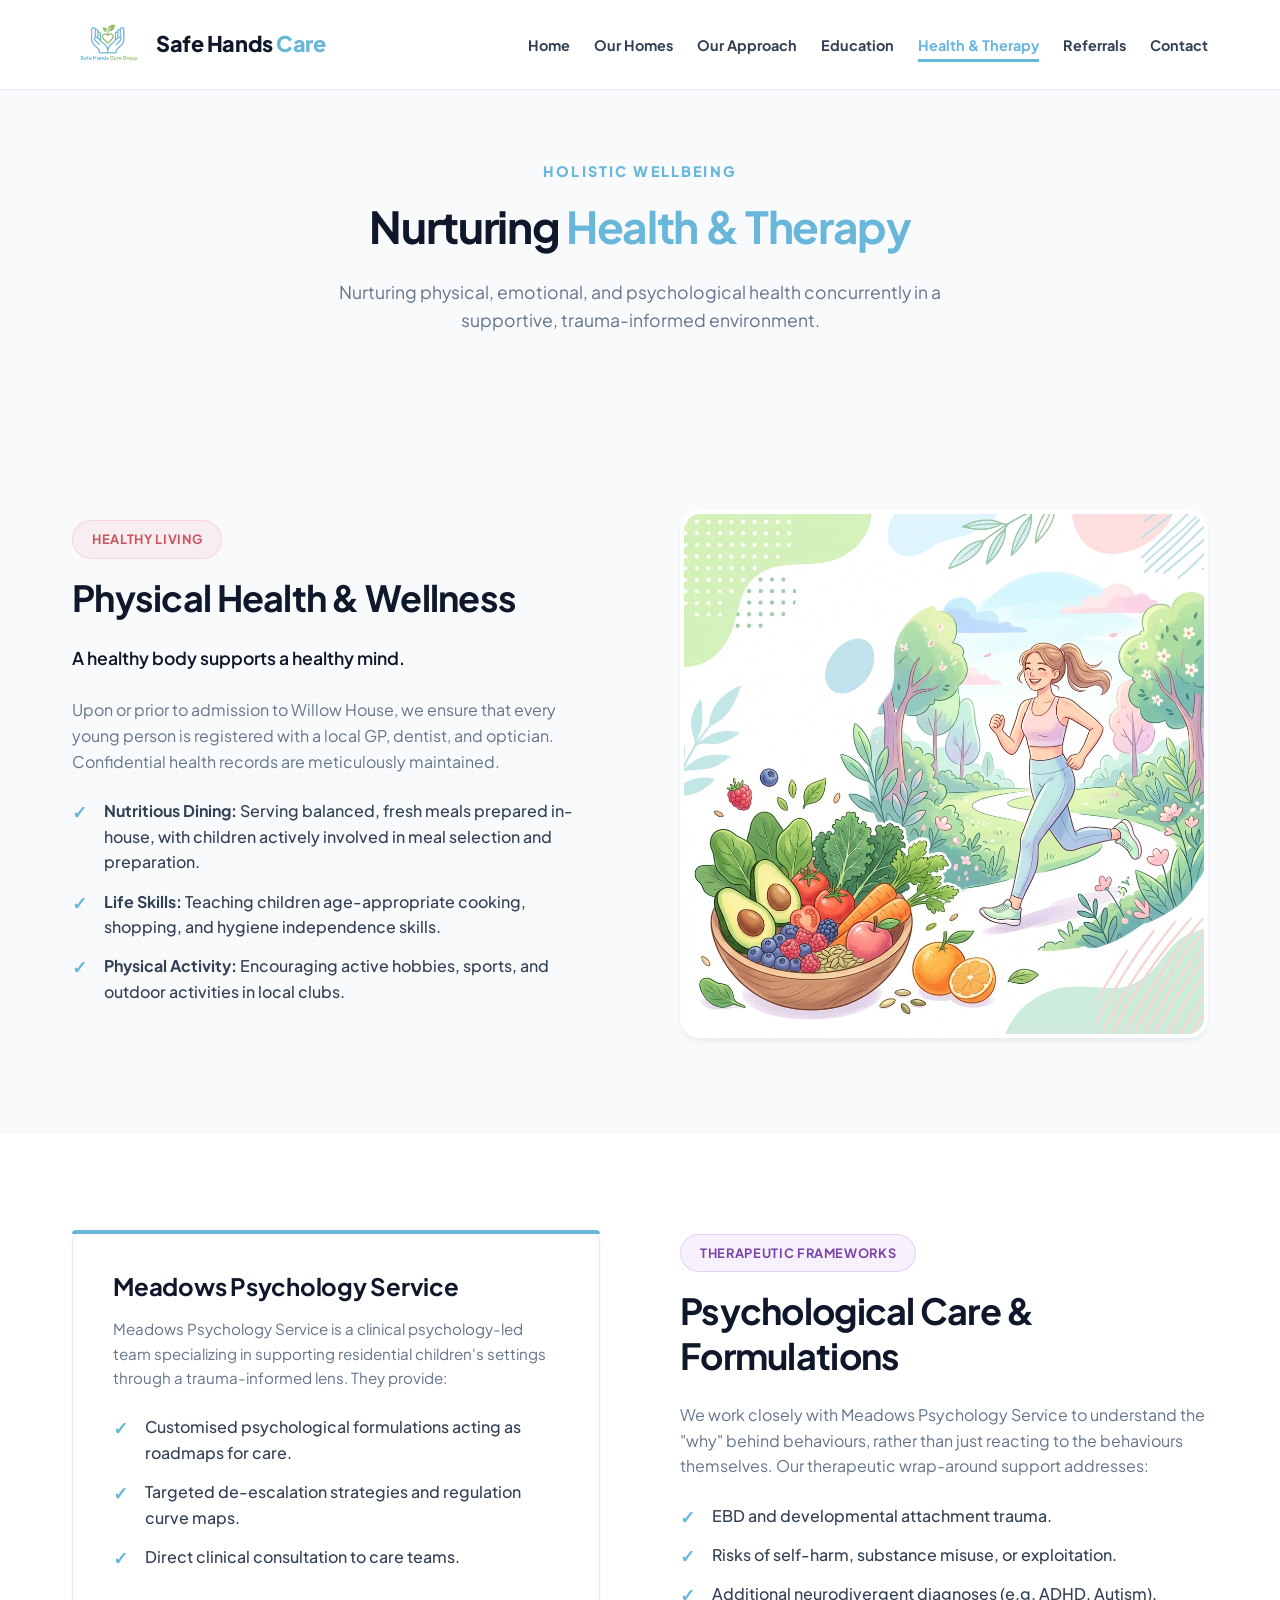
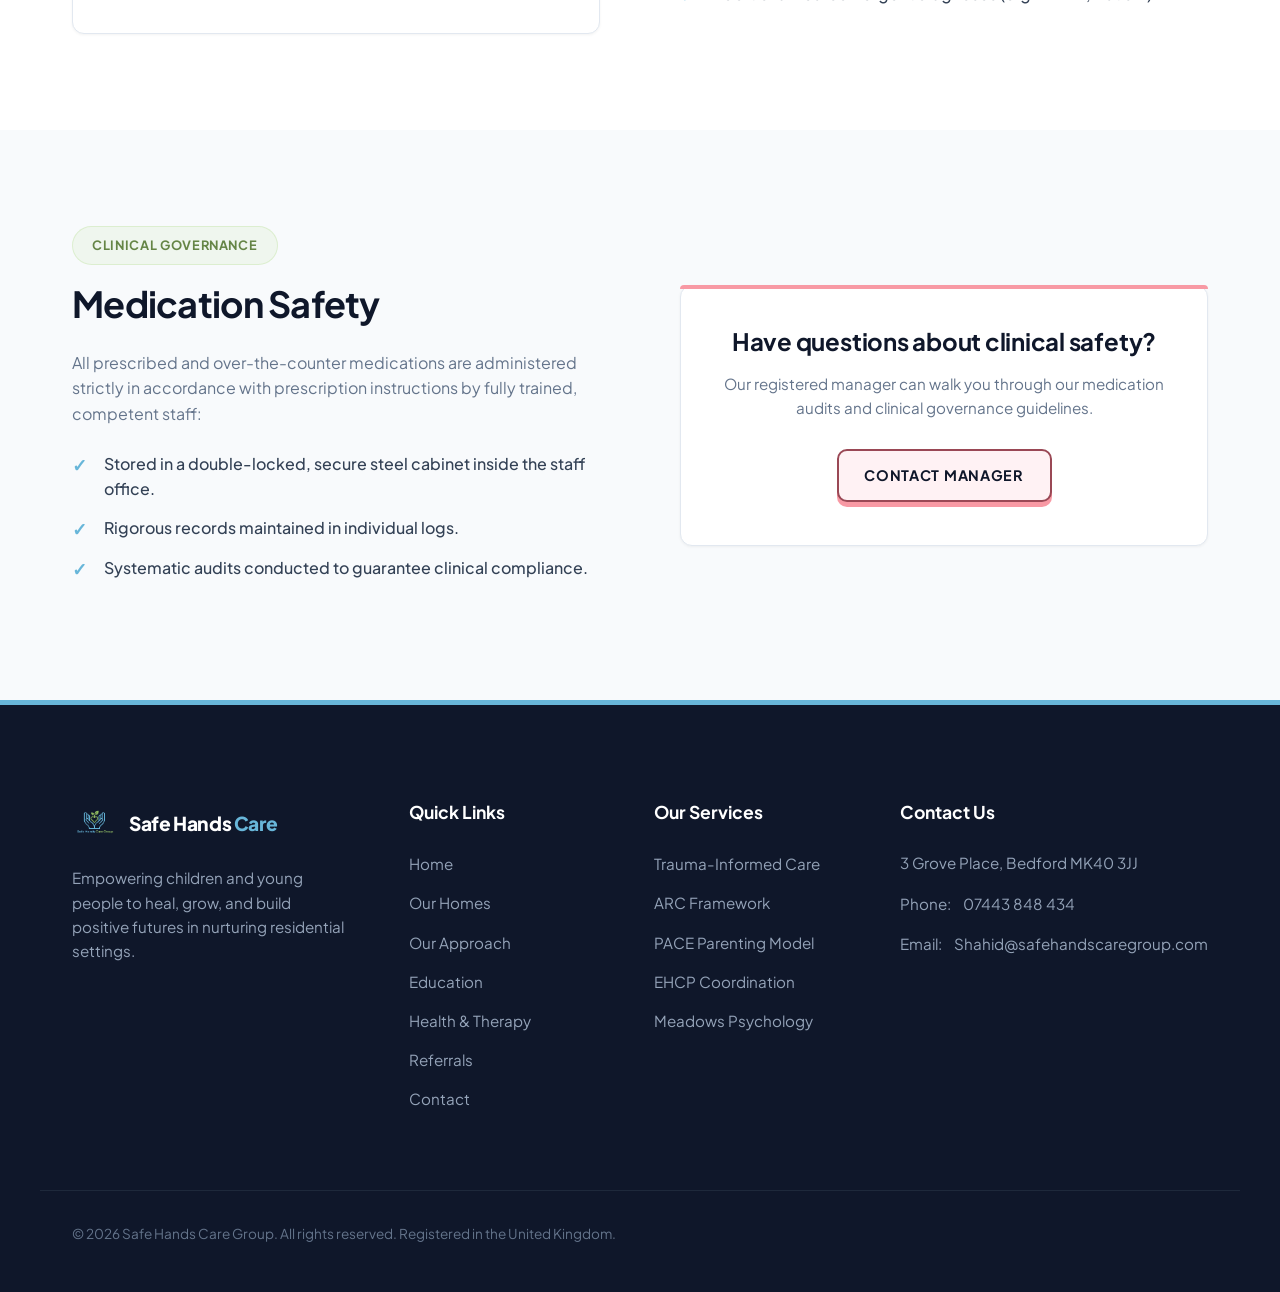
<file: health-therapy.html>
<!DOCTYPE html>
<html lang="en">
<head>
  <meta charset="UTF-8">
  <meta name="viewport" content="width=device-width, initial-scale=1.0">
  <title>Health & Therapy | Safe Hands Care Group</title>
  <meta name="description" content="Discover how Safe Hands Care Group nurtures physical and psychological health, collaborates with Meadows Psychology, and handles medication safety.">
  <link rel="stylesheet" href="index.css">
</head>
<body>

  <!-- Header Section -->
  <header class="header" id="header">
    <div class="container nav-wrapper">
      <a href="index.html" class="logo-link" id="logo-link">
        <img src="assets/Logo.png" alt="Safe Hands Care Group Logo" class="logo-img">
        <div class="brand-text">Safe Hands <span>Care</span></div>
      </a>
      <button class="menu-toggle" id="menu-toggle" aria-label="Toggle Navigation">
        <span></span>
        <span></span>
        <span></span>
      </button>
      <ul class="nav-menu" id="nav-menu">
        <li class="nav-item"><a href="index.html">Home</a></li>
        <li class="nav-item"><a href="homes.html">Our Homes</a></li>
        <li class="nav-item"><a href="approach.html">Our Approach</a></li>
        <li class="nav-item"><a href="education.html">Education</a></li>
        <li class="nav-item active"><a href="health-therapy.html">Health & Therapy</a></li>
        <li class="nav-item"><a href="referrals.html">Referrals</a></li>
        <li class="nav-item"><a href="contact.html">Contact</a></li>
      </ul>
    </div>
  </header>

  <!-- Hero Section -->
  <section class="hero" id="health-hero" style="padding: 10rem 0 5rem 0;">
    <div class="container">
      <div class="hero-content" style="max-width: 800px; margin: 0 auto; text-align: center;">
        <div class="hero-subtitle">Holistic Wellbeing</div>
        <h1 style="margin-bottom: 1.5rem;">Nurturing <span>Health & Therapy</span></h1>
        <p class="hero-desc" style="margin: 0 auto; max-width: 650px;">
          Nurturing physical, emotional, and psychological health concurrently in a supportive, trauma-informed environment.
        </p>
      </div>
    </div>
  </section>

  <!-- Physical Health -->
  <section class="section section-bg-light" id="physical-health">
    <div class="container">
      <div class="split-section">
        <div>
          <span class="badge badge-pink">Healthy Living</span>
          <h2>Physical Health & Wellness</h2>
          <p style="font-size: 1.1rem; line-height: 1.7; color: var(--text-dark); margin-bottom: 1.5rem; font-weight: 600;">
            A healthy body supports a healthy mind.
          </p>
          <p style="color: var(--text-light); margin-bottom: 1.5rem;">
            Upon or prior to admission to Willow House, we ensure that every young person is registered with a local GP, dentist, and optician. Confidential health records are meticulously maintained.
          </p>
          <ul class="checklist">
            <li><strong>Nutritious Dining:</strong> Serving balanced, fresh meals prepared in-house, with children actively involved in meal selection and preparation.</li>
            <li><strong>Life Skills:</strong> Teaching children age-appropriate cooking, shopping, and hygiene independence skills.</li>
            <li><strong>Physical Activity:</strong> Encouraging active hobbies, sports, and outdoor activities in local clubs.</li>
          </ul>
        </div>
        <div class="split-image-wrapper">
          <img src="assets/health_wellbeing.png" alt="Health and Wellbeing Illustration">
        </div>
      </div>
    </div>
  </section>

  <!-- Psychological Care -->
  <section class="section" id="psychological-care">
    <div class="container">
      <div class="split-section">
        <div class="card color-card-blue" style="padding: 2.5rem;">
          <h3>Meadows Psychology Service</h3>
          <p style="color: var(--text-light); margin-top: 1rem; margin-bottom: 1.5rem; font-size: 0.95rem;">
            Meadows Psychology Service is a clinical psychology-led team specializing in supporting residential children's settings through a trauma-informed lens. They provide:
          </p>
          <ul class="checklist">
            <li>Customised psychological formulations acting as roadmaps for care.</li>
            <li>Targeted de-escalation strategies and regulation curve maps.</li>
            <li>Direct clinical consultation to care teams.</li>
          </ul>
        </div>
        <div>
          <span class="badge badge-purple">Therapeutic Frameworks</span>
          <h2>Psychological Care & Formulations</h2>
          <p style="color: var(--text-light); margin-bottom: 1.5rem;">
            We work closely with Meadows Psychology Service to understand the "why" behind behaviours, rather than just reacting to the behaviours themselves. Our therapeutic wrap-around support addresses:
          </p>
          <ul class="checklist">
            <li>EBD and developmental attachment trauma.</li>
            <li>Risks of self-harm, substance misuse, or exploitation.</li>
            <li>Additional neurodivergent diagnoses (e.g. ADHD, Autism).</li>
          </ul>
        </div>
      </div>
    </div>
  </section>

  <!-- Medication & Safety -->
  <section class="section section-bg-light" id="medication-safety">
    <div class="container">
      <div class="split-section">
        <div>
          <span class="badge badge-green">Clinical Governance</span>
          <h2>Medication Safety</h2>
          <p style="color: var(--text-light); margin-bottom: 1.5rem;">
            All prescribed and over-the-counter medications are administered strictly in accordance with prescription instructions by fully trained, competent staff:
          </p>
          <ul class="checklist">
            <li>Stored in a double-locked, secure steel cabinet inside the staff office.</li>
            <li>Rigorous records maintained in individual logs.</li>
            <li>Systematic audits conducted to guarantee clinical compliance.</li>
          </ul>
        </div>
        <div class="card color-card-pink" style="padding: 2.5rem; text-align: center;">
          <h3>Have questions about clinical safety?</h3>
          <p style="color: var(--text-light); margin-top: 1rem; margin-bottom: 2rem; font-size: 0.95rem;">
            Our registered manager can walk you through our medication audits and clinical governance guidelines.
          </p>
          <a href="contact.html" class="btn btn-secondary" id="btn-health-contact">Contact Manager</a>
        </div>
      </div>
    </div>
  </section>

  <!-- Footer Section -->
  <footer class="footer" id="footer">
    <div class="container footer-grid">
      <div class="footer-brand">
        <a href="index.html" class="logo-link">
          <img src="assets/Logo.png" alt="Safe Hands Care Group Logo" style="height: 45px;">
          <div class="brand-text" style="font-size: 1.2rem;">Safe Hands <span>Care</span></div>
        </a>
        <p>Empowering children and young people to heal, grow, and build positive futures in nurturing residential settings.</p>
      </div>
      <div>
        <h4 class="footer-title">Quick Links</h4>
        <ul class="footer-links">
          <li><a href="index.html">Home</a></li>
          <li><a href="homes.html">Our Homes</a></li>
          <li><a href="approach.html">Our Approach</a></li>
          <li><a href="education.html">Education</a></li>
          <li><a href="health-therapy.html">Health & Therapy</a></li>
          <li><a href="referrals.html">Referrals</a></li>
          <li><a href="contact.html">Contact</a></li>
        </ul>
      </div>
      <div>
        <h4 class="footer-title">Our Services</h4>
        <ul class="footer-links">
          <li><a href="approach.html">Trauma-Informed Care</a></li>
          <li><a href="approach.html">ARC Framework</a></li>
          <li><a href="approach.html">PACE Parenting Model</a></li>
          <li><a href="education.html">EHCP Coordination</a></li>
          <li><a href="health-therapy.html">Meadows Psychology</a></li>
        </ul>
      </div>
      <div>
        <h4 class="footer-title">Contact Us</h4>
        <ul class="footer-contact-list">
          <li>
            <a href="https://maps.google.com/?q=3+Grove+Place,+Bedford+MK40+3JJ" target="_blank" rel="noopener noreferrer" style="color: #94A3B8;">
              3 Grove Place, Bedford MK40 3JJ
            </a>
          </li>
          <li>
            Phone: <a href="tel:07443848434">07443 848 434</a>
          </li>
          <li>
            Email: <a href="mailto:Shahid@safehandscaregroup.com">Shahid@safehandscaregroup.com</a>
          </li>
        </ul>
      </div>
    </div>
    <div class="container footer-bottom">
      <p>&copy; 2026 Safe Hands Care Group. All rights reserved. Registered in the United Kingdom.</p>
     
    </div>
  </footer>

  <!-- Scroll Top Button -->
  <button class="scroll-top-btn" aria-label="Scroll to top" id="scroll-top-btn">↑</button>

  <script src="main.js"></script>
</body>
</html>
</file>
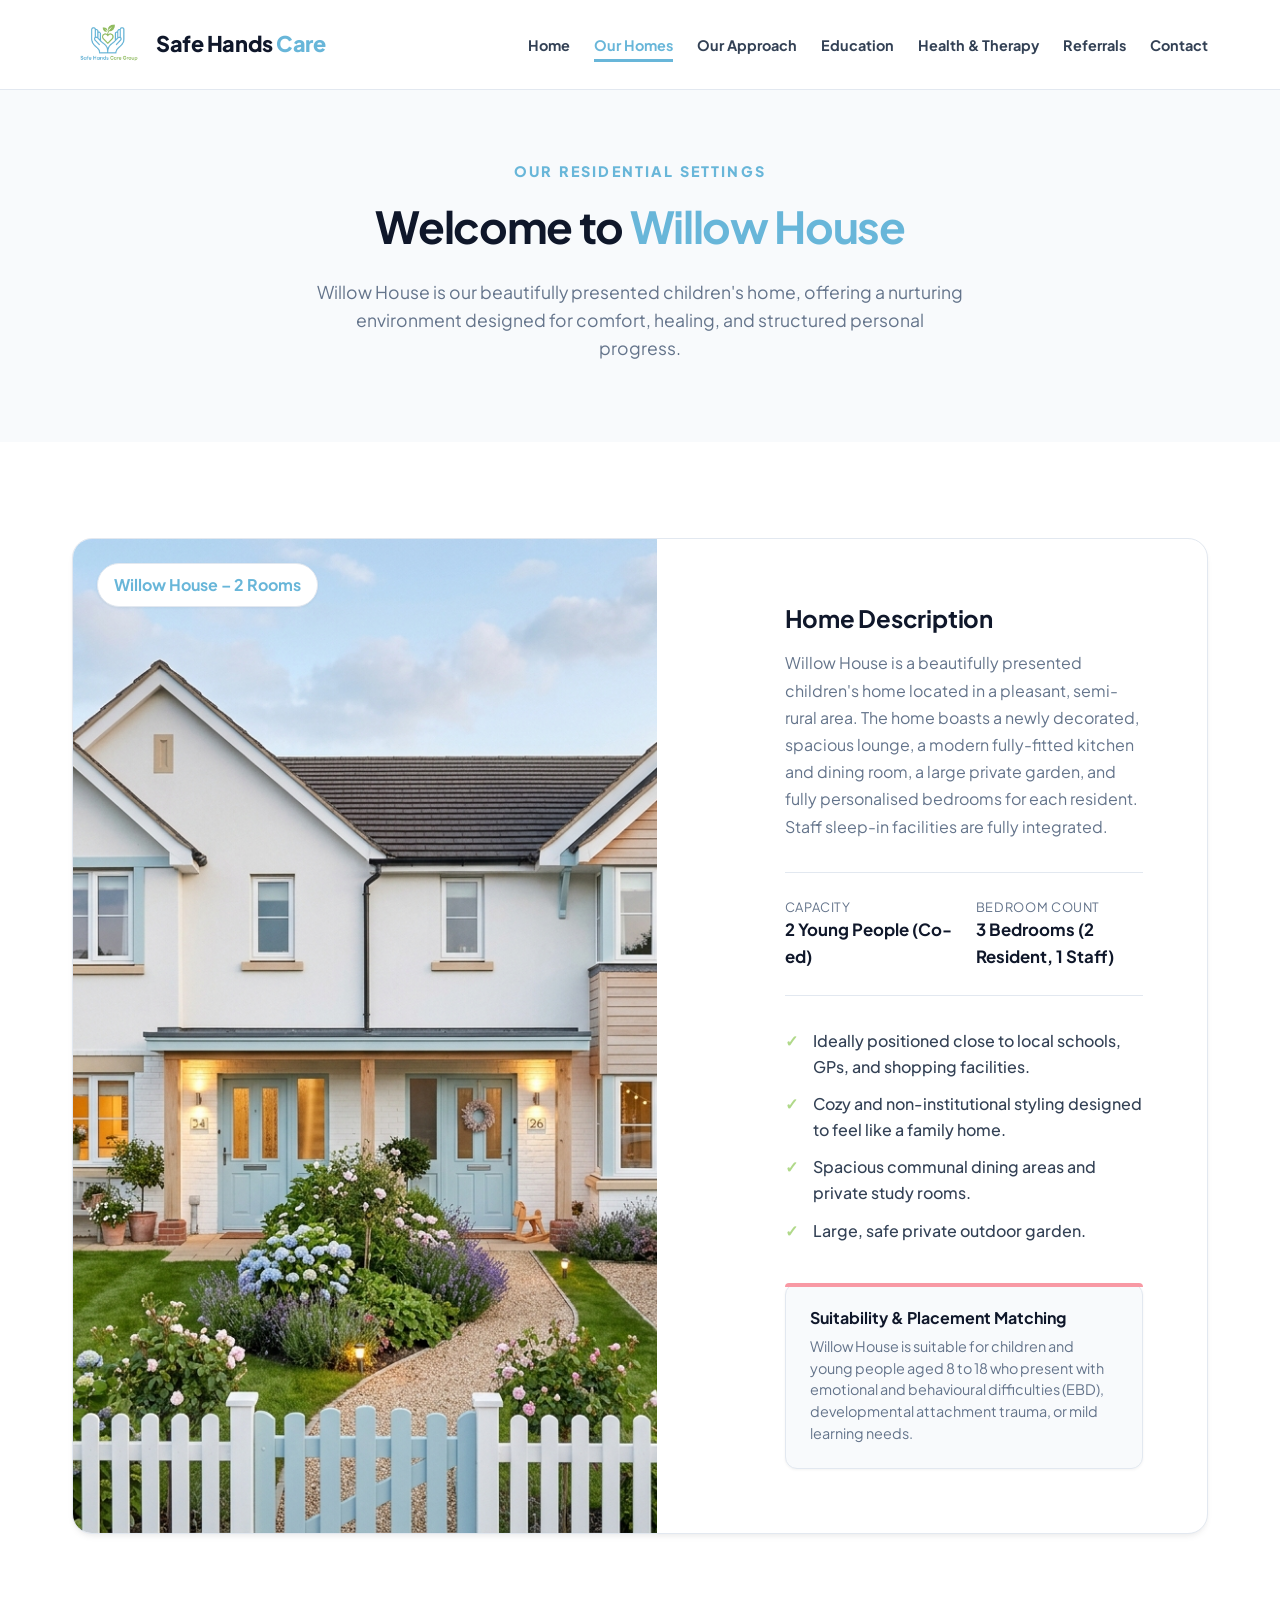
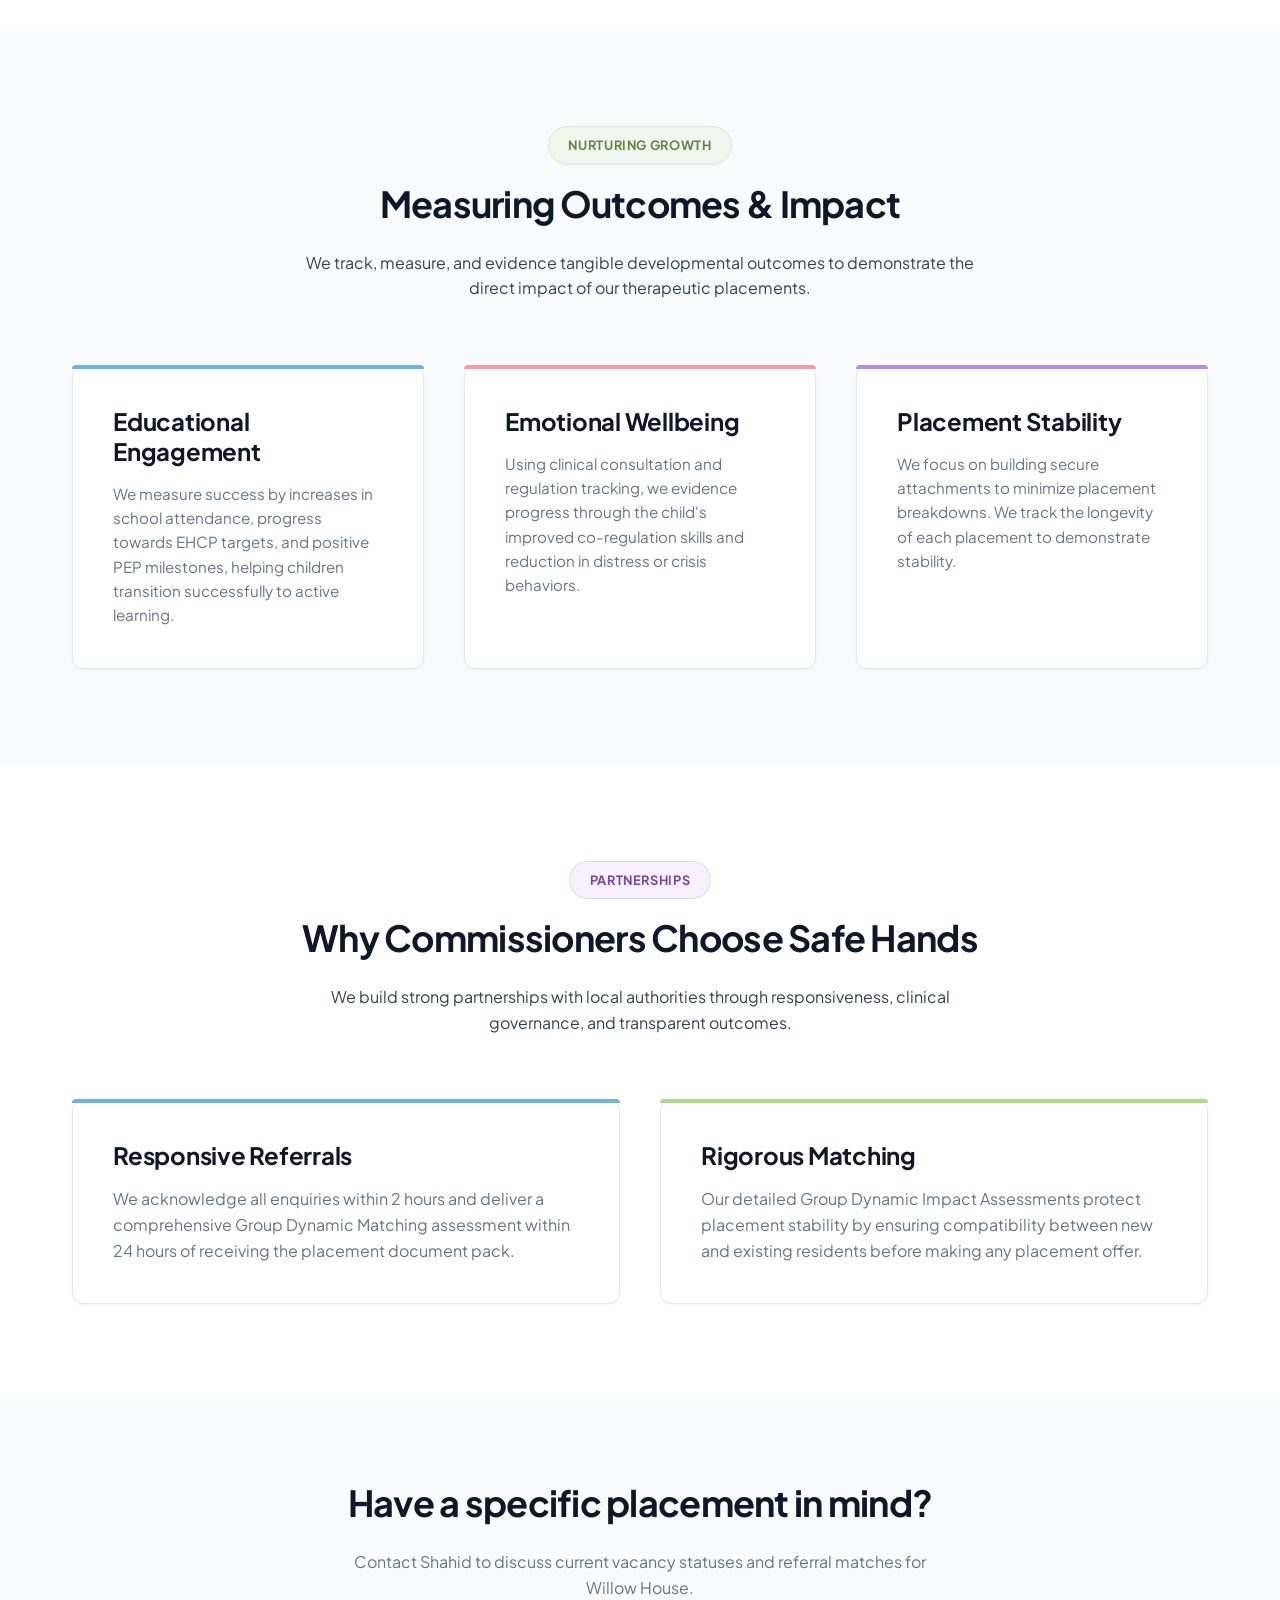
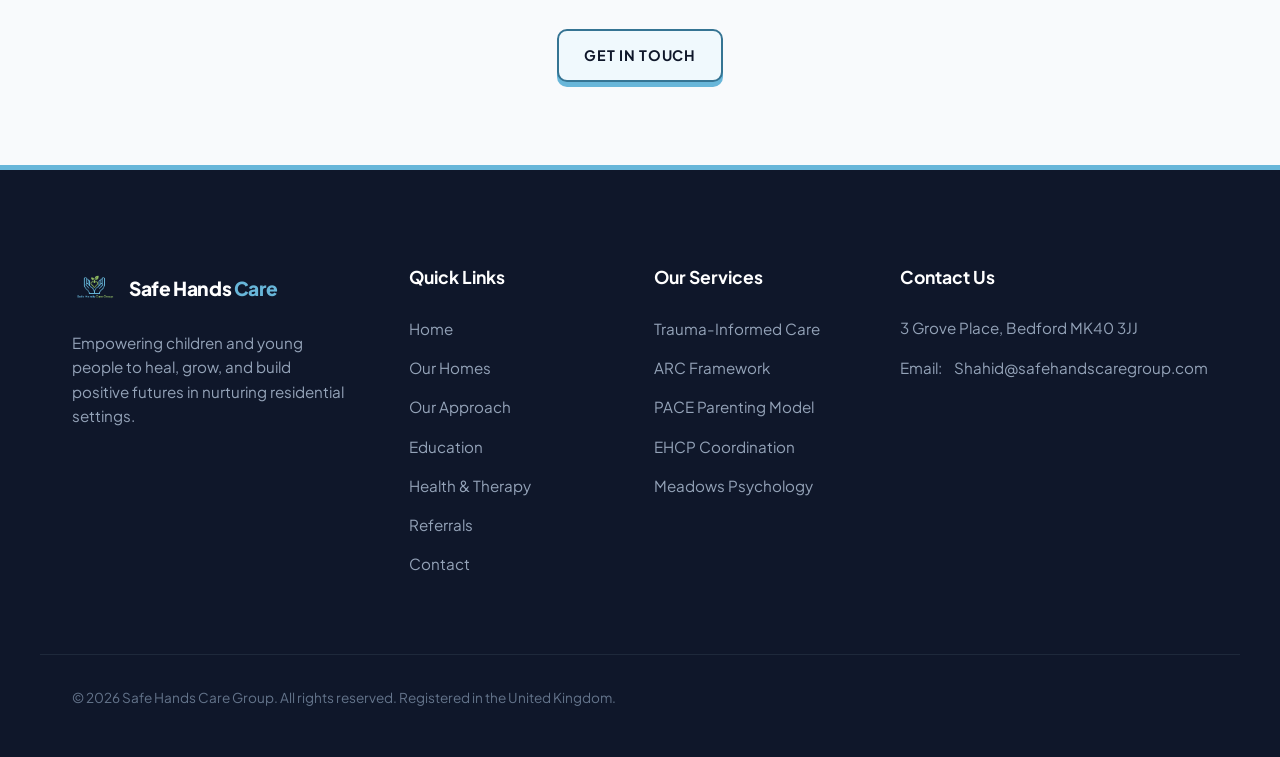
<file: homes.html>
<!DOCTYPE html>
<html lang="en">
<head>
  <meta charset="UTF-8">
  <meta name="viewport" content="width=device-width, initial-scale=1.0">
  <title>Our Homes | Safe Hands Care Group</title>
  <meta name="description" content="Explore Willow House, our premium 2-room therapeutic children's residential home. View location details, manager contact, capacity, and commissioning benefits.">
  <link rel="stylesheet" href="index.css">
</head>
<body>

  <!-- Header Section -->
  <header class="header" id="header">
    <div class="container nav-wrapper">
      <a href="index.html" class="logo-link" id="logo-link">
        <img src="assets/Logo.png" alt="Safe Hands Care Group Logo" class="logo-img">
        <div class="brand-text">Safe Hands <span>Care</span></div>
      </a>
      <button class="menu-toggle" id="menu-toggle" aria-label="Toggle Navigation">
        <span></span>
        <span></span>
        <span></span>
      </button>
      <ul class="nav-menu" id="nav-menu">
        <li class="nav-item"><a href="index.html">Home</a></li>
        <li class="nav-item active"><a href="homes.html">Our Homes</a></li>
        <li class="nav-item"><a href="approach.html">Our Approach</a></li>
        <li class="nav-item"><a href="education.html">Education</a></li>
        <li class="nav-item"><a href="health-therapy.html">Health & Therapy</a></li>
        <li class="nav-item"><a href="referrals.html">Referrals</a></li>
        <li class="nav-item"><a href="contact.html">Contact</a></li>
      </ul>
    </div>
  </header>

  <!-- Hero Section -->
  <section class="hero" id="homes-hero" style="padding: 10rem 0 5rem 0;">
    <div class="container">
      <div class="hero-content" style="max-width: 800px; margin: 0 auto; text-align: center;">
        <div class="hero-subtitle">Our Residential Settings</div>
        <h1 style="margin-bottom: 1.5rem;">Welcome to <span>Willow House</span></h1>
        <p class="hero-desc" style="margin: 0 auto; max-width: 650px;">
          Willow House is our beautifully presented children's home, offering a nurturing environment designed for comfort, healing, and structured personal progress.
        </p>
      </div>
    </div>
  </section>

  <!-- Detailed Home Profile -->
  <section class="section" id="willow-house-profile">
    <div class="container">
      <div class="house-profile">
        <div class="house-gallery">
          <span class="house-badge">Willow House – 2 Rooms</span>
          <img src="assets/willow_house.png" alt="Willow House Exterior Detail">
        </div>
        <div class="house-info">
          <h3>Home Description</h3>
          <p style="margin-top: 1rem; color: var(--text-light); line-height: 1.7;">
            Willow House is a beautifully presented children's home located in a pleasant, semi-rural area. The home boasts a newly decorated, spacious lounge, a modern fully-fitted kitchen and dining room, a large private garden, and fully personalised bedrooms for each resident. Staff sleep-in facilities are fully integrated.
          </p>

          <div class="house-meta">
            
            <div class="meta-item">
              <span class="meta-label">Capacity</span>
              <span class="meta-value">2 Young People (Co-ed)</span>
            </div>
            <div class="meta-item">
              <span class="meta-label">Bedroom Count</span>
              <span class="meta-value">3 Bedrooms (2 Resident, 1 Staff)</span>
            </div>
          </div>

          <ul class="house-features">
            <li>Ideally positioned close to local schools, GPs, and shopping facilities.</li>
            <li>Cozy and non-institutional styling designed to feel like a family home.</li>
            <li>Spacious communal dining areas and private study rooms.</li>
            <li>Large, safe private outdoor garden.</li>
          </ul>

          <div class="card color-card-pink" style="padding: 1.5rem; margin-top: 1.5rem; background-color: var(--bg-light);">
            <h4 style="margin-bottom: 0.5rem; font-size: 1rem; color: var(--text-dark);">Suitability & Placement Matching</h4>
            <p style="font-size: 0.9rem; color: var(--text-light); line-height: 1.5;">
              Willow House is suitable for children and young people aged 8 to 18 who present with emotional and behavioural difficulties (EBD), developmental attachment trauma, or mild learning needs.
            </p>
          </div>
        </div>
      </div>
    </div>
  </section>

  <!-- Outcomes & Impact -->
  <section class="section section-bg-light" id="outcomes">
    <div class="container">
      <div class="section-title-wrapper">
        <span class="badge badge-green">Nurturing Growth</span>
        <h2>Measuring Outcomes & Impact</h2>
        <p>We track, measure, and evidence tangible developmental outcomes to demonstrate the direct impact of our therapeutic placements.</p>
      </div>

      <div class="grid grid-3">
        <!-- Educational Engagement -->
        <div class="card color-card-blue">
          <h3>Educational Engagement</h3>
          <p style="font-size: 0.95rem; color: var(--text-light); margin-top: 0.5rem;">
            We measure success by increases in school attendance, progress towards EHCP targets, and positive PEP milestones, helping children transition successfully to active learning.
          </p>
        </div>

        <!-- Emotional Wellbeing -->
        <div class="card color-card-pink">
          <h3>Emotional Wellbeing</h3>
          <p style="font-size: 0.95rem; color: var(--text-light); margin-top: 0.5rem;">
            Using clinical consultation and regulation tracking, we evidence progress through the child's improved co-regulation skills and reduction in distress or crisis behaviors.
          </p>
        </div>

        <!-- Placement Stability -->
        <div class="card color-card-purple">
          <h3>Placement Stability</h3>
          <p style="font-size: 0.95rem; color: var(--text-light); margin-top: 0.5rem;">
            We focus on building secure attachments to minimize placement breakdowns. We track the longevity of each placement to demonstrate stability.
          </p>
        </div>
      </div>
    </div>
  </section>

  <!-- Why Commissioners Choose Us -->
  <section class="section" id="commissioners">
    <div class="container">
      <div class="section-title-wrapper">
        <span class="badge badge-purple">Partnerships</span>
        <h2>Why Commissioners Choose Safe Hands</h2>
        <p>We build strong partnerships with local authorities through responsiveness, clinical governance, and transparent outcomes.</p>
      </div>

      <div class="grid grid-2">
        <div class="card color-card-blue">
          <h3>Responsive Referrals</h3>
          <p style="color: var(--text-light); margin-top: 0.5rem;">
            We acknowledge all enquiries within 2 hours and deliver a comprehensive Group Dynamic Matching assessment within 24 hours of receiving the placement document pack.
          </p>
        </div>

        <div class="card color-card-green">
          <h3>Rigorous Matching</h3>
          <p style="color: var(--text-light); margin-top: 0.5rem;">
            Our detailed Group Dynamic Impact Assessments protect placement stability by ensuring compatibility between new and existing residents before making any placement offer.
          </p>
        </div>
      </div>
    </div>
  </section>

  <!-- Ofsted Compliance and CTA -->
  <section class="section section-bg-light" style="padding: 5rem 0;" id="cta">
    <div class="container text-center">
      <h2>Have a specific placement in mind?</h2>
      <p style="max-width: 600px; margin: 1rem auto 2rem auto; color: var(--text-light);">
        Contact Shahid to discuss current vacancy statuses and referral matches for Willow House.
      </p>
      <a href="contact.html" class="btn btn-primary" id="btn-homes-contact">Get In Touch</a>
    </div>
  </section>

  <!-- Footer Section -->
  <footer class="footer" id="footer">
    <div class="container footer-grid">
      <div class="footer-brand">
        <a href="index.html" class="logo-link">
          <img src="assets/Logo.png" alt="Safe Hands Care Group Logo" style="height: 45px;">
          <div class="brand-text" style="font-size: 1.2rem;">Safe Hands <span>Care</span></div>
        </a>
        <p>Empowering children and young people to heal, grow, and build positive futures in nurturing residential settings.</p>
      </div>
      <div>
        <h4 class="footer-title">Quick Links</h4>
        <ul class="footer-links">
          <li><a href="index.html">Home</a></li>
          <li><a href="homes.html">Our Homes</a></li>
          <li><a href="approach.html">Our Approach</a></li>
          <li><a href="education.html">Education</a></li>
          <li><a href="health-therapy.html">Health & Therapy</a></li>
          <li><a href="referrals.html">Referrals</a></li>
          <li><a href="contact.html">Contact</a></li>
        </ul>
      </div>
      <div>
        <h4 class="footer-title">Our Services</h4>
        <ul class="footer-links">
          <li><a href="approach.html">Trauma-Informed Care</a></li>
          <li><a href="approach.html">ARC Framework</a></li>
          <li><a href="approach.html">PACE Parenting Model</a></li>
          <li><a href="education.html">EHCP Coordination</a></li>
          <li><a href="health-therapy.html">Meadows Psychology</a></li>
        </ul>
      </div>
      <div>
        <h4 class="footer-title">Contact Us</h4>
        <ul class="footer-contact-list">
          <li>
            <a href="https://maps.google.com/?q=3+Grove+Place,+Bedford+MK40+3JJ" target="_blank" rel="noopener noreferrer" style="color: #94A3B8;">
              3 Grove Place, Bedford MK40 3JJ
            </a>
          </li>

          <li>
            Email: <a href="mailto:Shahid@safehandscaregroup.com">Shahid@safehandscaregroup.com</a>
          </li>
        </ul>
      </div>
    </div>
    <div class="container footer-bottom">
      <p>&copy; 2026 Safe Hands Care Group. All rights reserved. Registered in the United Kingdom.</p>
    
    </div>
  </footer>

  <!-- Scroll Top Button -->
  <button class="scroll-top-btn" aria-label="Scroll to top" id="scroll-top-btn">↑</button>

  <script src="main.js"></script>
</body>
</html>
</file>
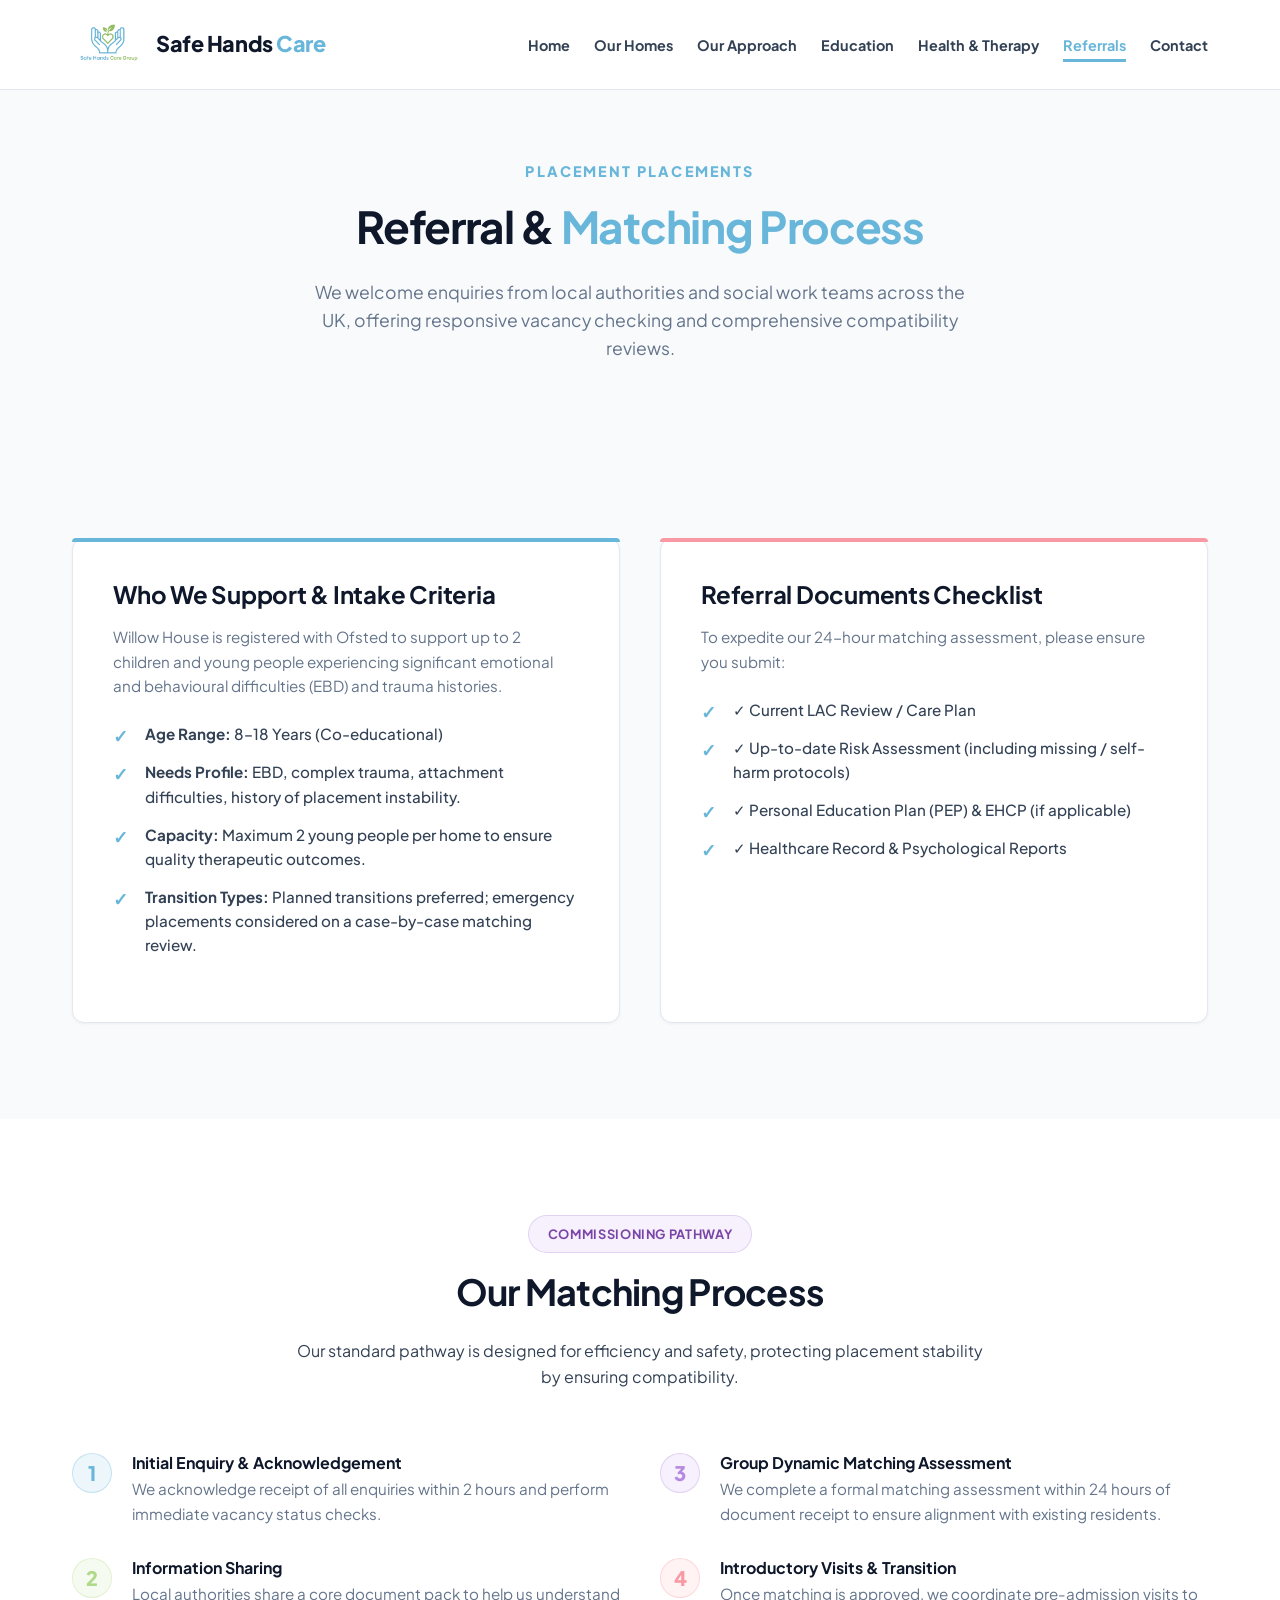
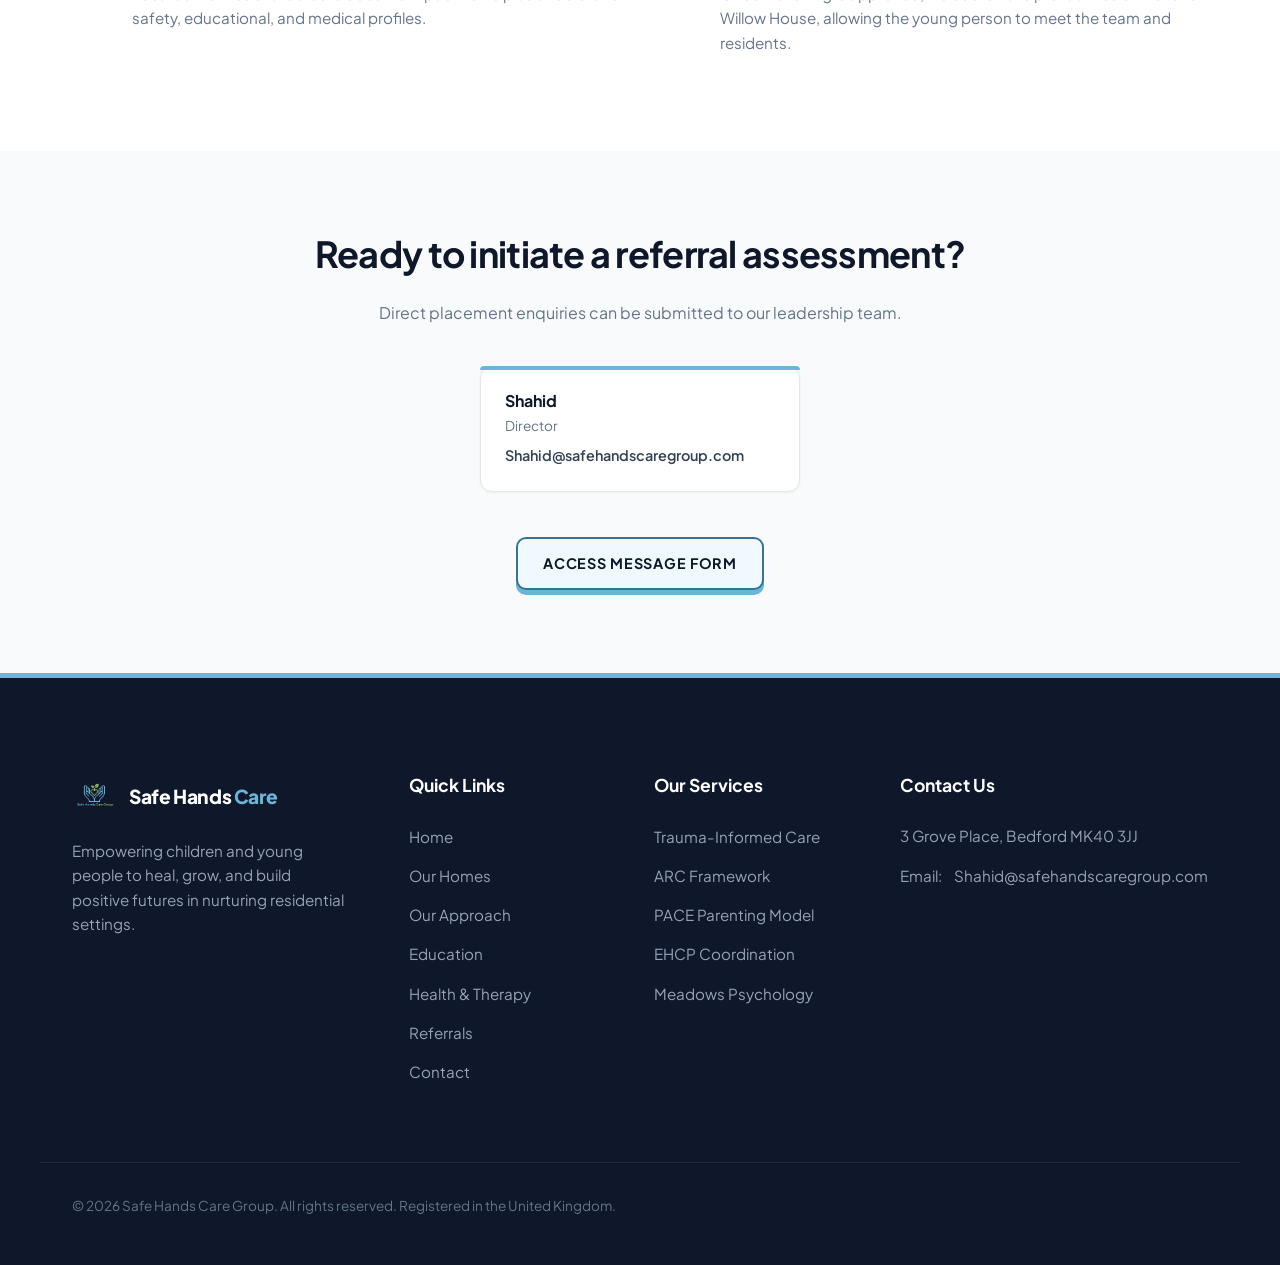
<file: referrals.html>
<!DOCTYPE html>
<html lang="en">
<head>
  <meta charset="UTF-8">
  <meta name="viewport" content="width=device-width, initial-scale=1.0">
  <title>Make a Referral | Safe Hands Care Group</title>
  <meta name="description" content="Learn about our referral process and matching criteria. View our required document checklist, response times, and contact email for placement teams.">
  <link rel="stylesheet" href="index.css">
</head>
<body>

  <!-- Header Section -->
  <header class="header" id="header">
    <div class="container nav-wrapper">
      <a href="index.html" class="logo-link" id="logo-link">
        <img src="assets/Logo.png" alt="Safe Hands Care Group Logo" class="logo-img">
        <div class="brand-text">Safe Hands <span>Care</span></div>
      </a>
      <button class="menu-toggle" id="menu-toggle" aria-label="Toggle Navigation">
        <span></span>
        <span></span>
        <span></span>
      </button>
      <ul class="nav-menu" id="nav-menu">
        <li class="nav-item"><a href="index.html">Home</a></li>
        <li class="nav-item"><a href="homes.html">Our Homes</a></li>
        <li class="nav-item"><a href="approach.html">Our Approach</a></li>
        <li class="nav-item"><a href="education.html">Education</a></li>
        <li class="nav-item"><a href="health-therapy.html">Health & Therapy</a></li>
        <li class="nav-item active"><a href="referrals.html">Referrals</a></li>
        <li class="nav-item"><a href="contact.html">Contact</a></li>
      </ul>
    </div>
  </header>

  <!-- Hero Section -->
  <section class="hero" id="referrals-hero" style="padding: 10rem 0 5rem 0;">
    <div class="container">
      <div class="hero-content" style="max-width: 800px; margin: 0 auto; text-align: center;">
        <div class="hero-subtitle">Placement Placements</div>
        <h1 style="margin-bottom: 1.5rem;">Referral & <span>Matching Process</span></h1>
        <p class="hero-desc" style="margin: 0 auto; max-width: 650px;">
          We welcome enquiries from local authorities and social work teams across the UK, offering responsive vacancy checking and comprehensive compatibility reviews.
        </p>
      </div>
    </div>
  </section>

  <!-- Criteria & Checklist -->
  <section class="section section-bg-light" id="referral-details">
    <div class="container grid grid-2">
      <!-- Intake Criteria -->
      <div class="card color-card-blue">
        <h3>Who We Support & Intake Criteria</h3>
        <p style="margin-top: 1rem; color: var(--text-light); margin-bottom: 1.5rem; font-size: 0.95rem;">
          Willow House is registered with Ofsted to support up to 2 children and young people experiencing significant emotional and behavioural difficulties (EBD) and trauma histories.
        </p>
        <ul class="checklist" style="font-size: 0.95rem;">
          <li><strong>Age Range:</strong> 8–18 Years (Co-educational)</li>
          <li><strong>Needs Profile:</strong> EBD, complex trauma, attachment difficulties, history of placement instability.</li>
          <li><strong>Capacity:</strong> Maximum 2 young people per home to ensure quality therapeutic outcomes.</li>
          <li><strong>Transition Types:</strong> Planned transitions preferred; emergency placements considered on a case-by-case matching review.</li>
        </ul>
      </div>

      <!-- Checklist -->
      <div class="card color-card-pink">
        <h3>Referral Documents Checklist</h3>
        <p style="margin-top: 1rem; color: var(--text-light); margin-bottom: 1.5rem; font-size: 0.95rem;">
          To expedite our 24-hour matching assessment, please ensure you submit:
        </p>
        <ul class="checklist" style="font-size: 0.95rem;">
          <li>✓ Current LAC Review / Care Plan</li>
          <li>✓ Up-to-date Risk Assessment (including missing / self-harm protocols)</li>
          <li>✓ Personal Education Plan (PEP) & EHCP (if applicable)</li>
          <li>✓ Healthcare Record & Psychological Reports</li>
        </ul>
      </div>
    </div>
  </section>

  <!-- matching process -->
  <section class="section" id="matching-pathway">
    <div class="container">
      <div class="section-title-wrapper">
        <span class="badge badge-purple">Commissioning Pathway</span>
        <h2>Our Matching Process</h2>
        <p>Our standard pathway is designed for efficiency and safety, protecting placement stability by ensuring compatibility.</p>
      </div>

      <div class="grid grid-2">
        <div style="display: flex; flex-direction: column; gap: 2rem;">
          <div style="display: flex; gap: 1.25rem;">
            <span style="font-weight: 800; font-size: 1.25rem; color: var(--primary-blue); background-color: var(--primary-blue-light); border: 1px solid rgba(104,182,217,0.3); width: 40px; height: 40px; border-radius: 50%; display: flex; align-items: center; justify-content: center; flex-shrink: 0;">1</span>
            <div>
              <h4 style="margin-bottom: 0.25rem;">Initial Enquiry & Acknowledgement</h4>
              <p style="font-size: 0.95rem; color: var(--text-light);">We acknowledge receipt of all enquiries within 2 hours and perform immediate vacancy status checks.</p>
            </div>
          </div>

          <div style="display: flex; gap: 1.25rem;">
            <span style="font-weight: 800; font-size: 1.25rem; color: var(--primary-green); background-color: var(--primary-green-light); border: 1px solid rgba(176,217,137,0.3); width: 40px; height: 40px; border-radius: 50%; display: flex; align-items: center; justify-content: center; flex-shrink: 0;">2</span>
            <div>
              <h4 style="margin-bottom: 0.25rem;">Information Sharing</h4>
              <p style="font-size: 0.95rem; color: var(--text-light);">Local authorities share a core document pack to help us understand safety, educational, and medical profiles.</p>
            </div>
          </div>
        </div>

        <div style="display: flex; flex-direction: column; gap: 2rem;">
          <div style="display: flex; gap: 1.25rem;">
            <span style="font-weight: 800; font-size: 1.25rem; color: var(--primary-purple); background-color: var(--primary-purple-light); border: 1px solid rgba(183,136,226,0.3); width: 40px; height: 40px; border-radius: 50%; display: flex; align-items: center; justify-content: center; flex-shrink: 0;">3</span>
            <div>
              <h4 style="margin-bottom: 0.25rem;">Group Dynamic Matching Assessment</h4>
              <p style="font-size: 0.95rem; color: var(--text-light);">We complete a formal matching assessment within 24 hours of document receipt to ensure alignment with existing residents.</p>
            </div>
          </div>

          <div style="display: flex; gap: 1.25rem;">
            <span style="font-weight: 800; font-size: 1.25rem; color: var(--primary-pink); background-color: var(--primary-pink-light); border: 1px solid rgba(248,153,164,0.3); width: 40px; height: 40px; border-radius: 50%; display: flex; align-items: center; justify-content: center; flex-shrink: 0;">4</span>
            <div>
              <h4 style="margin-bottom: 0.25rem;">Introductory Visits & Transition</h4>
              <p style="font-size: 0.95rem; color: var(--text-light);">Once matching is approved, we coordinate pre-admission visits to Willow House, allowing the young person to meet the team and residents.</p>
            </div>
          </div>
        </div>
      </div>
    </div>
  </section>

  <!-- Contact leadership -->
  <section class="section section-bg-light" style="padding: 5rem 0;" id="leadership-contact">
    <div class="container text-center">
      <h2>Ready to initiate a referral assessment?</h2>
      <p style="max-width: 600px; margin: 1rem auto 2.5rem auto; color: var(--text-light);">
        Direct placement enquiries can be submitted to our leadership team.
      </p>
      <div style="display: flex; justify-content: center; gap: 2rem; flex-wrap: wrap;">
        <div class="card color-card-blue" style="padding: 1.5rem; text-align: left; min-width: 280px; width: 320px;">
          <h4 style="margin-bottom: 0.25rem;">Shahid</h4>
          <p style="font-size: 0.85rem; color: var(--text-light); margin-bottom: 0.5rem;">Director</p>
          <p style="font-size: 0.9rem; font-weight: 600;"><a href="mailto:Shahid@safehandscaregroup.com">Shahid@safehandscaregroup.com</a></p>
        </div>
        
      </div>
      <div style="margin-top: 3rem;">
        <a href="contact.html" class="btn btn-primary" id="btn-referral-form">Access Message Form</a>
      </div>
    </div>
  </section>

  <!-- Footer Section -->
  <footer class="footer" id="footer">
    <div class="container footer-grid">
      <div class="footer-brand">
        <a href="index.html" class="logo-link">
          <img src="assets/Logo.png" alt="Safe Hands Care Group Logo" style="height: 45px;">
          <div class="brand-text" style="font-size: 1.2rem;">Safe Hands <span>Care</span></div>
        </a>
        <p>Empowering children and young people to heal, grow, and build positive futures in nurturing residential settings.</p>
      </div>
      <div>
        <h4 class="footer-title">Quick Links</h4>
        <ul class="footer-links">
          <li><a href="index.html">Home</a></li>
          <li><a href="homes.html">Our Homes</a></li>
          <li><a href="approach.html">Our Approach</a></li>
          <li><a href="education.html">Education</a></li>
          <li><a href="health-therapy.html">Health & Therapy</a></li>
          <li><a href="referrals.html">Referrals</a></li>
          <li><a href="contact.html">Contact</a></li>
        </ul>
      </div>
      <div>
        <h4 class="footer-title">Our Services</h4>
        <ul class="footer-links">
          <li><a href="approach.html">Trauma-Informed Care</a></li>
          <li><a href="approach.html">ARC Framework</a></li>
          <li><a href="approach.html">PACE Parenting Model</a></li>
          <li><a href="education.html">EHCP Coordination</a></li>
          <li><a href="health-therapy.html">Meadows Psychology</a></li>
        </ul>
      </div>
      <div>
        <h4 class="footer-title">Contact Us</h4>
        <ul class="footer-contact-list">
          <li>
            <a href="https://maps.google.com/?q=3+Grove+Place,+Bedford+MK40+3JJ" target="_blank" rel="noopener noreferrer" style="color: #94A3B8;">
              3 Grove Place, Bedford MK40 3JJ
            </a>
          </li>

          <li>
            Email: <a href="mailto:Shahid@safehandscaregroup.com">Shahid@safehandscaregroup.com</a>
          </li>
        </ul>
      </div>
    </div>
    <div class="container footer-bottom">
      <p>&copy; 2026 Safe Hands Care Group. All rights reserved. Registered in the United Kingdom.</p>
      
    </div>
  </footer>

  <!-- Scroll Top Button -->
  <button class="scroll-top-btn" aria-label="Scroll to top" id="scroll-top-btn">↑</button>

  <script src="main.js"></script>
</body>
</html>
</file>
<file: index.css>
@import url('https://fonts.googleapis.com/css2?family=Plus+Jakarta+Sans:wght@300;400;500;600;700;800&display=swap');

:root {
  --primary-blue: #68B6D9;
  --primary-green: #B0D989;
  --primary-yellow: #F3E5AD;
  --primary-pink: #F899A4;
  --primary-purple: #B788E2;
  
  --primary-blue-light: rgba(104, 182, 217, 0.12);
  --primary-green-light: rgba(176, 217, 137, 0.12);
  --primary-yellow-light: rgba(243, 229, 173, 0.15);
  --primary-pink-light: rgba(248, 153, 164, 0.12);
  --primary-purple-light: rgba(183, 136, 226, 0.12);

  --text-dark: #0F172A;
  --text-medium: #334155;
  --text-light: #64748B;
  --text-muted: #94A3B8;
  
  --bg-white: #FFFFFF;
  --bg-light: #F8FAFC;
  --bg-card: #FFFFFF;
  --border-color: #E2E8F0;
  
  --shadow-sm: 0 1px 3px rgba(0, 0, 0, 0.05);
  --shadow-md: 0 4px 6px -1px rgba(0, 0, 0, 0.05), 0 2px 4px -1px rgba(0, 0, 0, 0.03);
  --shadow-lg: 0 10px 15px -3px rgba(0, 0, 0, 0.05), 0 4px 6px -2px rgba(0, 0, 0, 0.03);
  
  --radius-sm: 8px;
  --radius-md: 12px;
  --radius-lg: 20px;
  
  --transition-smooth: all 0.25s ease;
  --transition-fast: all 0.1s ease;
}

/* Base Styles & Resets */
*, *::before, *::after {
  box-sizing: border-box;
  margin: 0;
  padding: 0;
}

html {
  scroll-behavior: smooth;
  scroll-padding-top: 100px;
}

body {
  font-family: 'Plus Jakarta Sans', sans-serif;
  color: var(--text-medium);
  background-color: var(--bg-white);
  line-height: 1.6;
  -webkit-font-smoothing: antialiased;
  overflow-x: hidden;
}

h1, h2, h3, h4, h5, h6 {
  color: var(--text-dark);
  font-weight: 700;
  line-height: 1.25;
}

h1 {
  font-size: 2.75rem;
  letter-spacing: -0.03em;
}

h2 {
  font-size: 2.25rem;
  letter-spacing: -0.02em;
  margin-bottom: 1.5rem;
}

h3 {
  font-size: 1.5rem;
  letter-spacing: -0.01em;
}

a {
  color: inherit;
  text-decoration: none;
  transition: var(--transition-smooth);
}

img {
  max-width: 100%;
  height: auto;
  display: block;
}

/* Utilities */
.container {
  width: 100%;
  max-width: 1200px;
  margin: 0 auto;
  padding: 0 2rem;
}

.section {
  padding: 6rem 0;
  position: relative;
}

.section-bg-light {
  background-color: var(--bg-light);
}

.section-title-wrapper {
  max-width: 700px;
  margin: 0 auto 4rem auto;
  text-align: center;
}

.badge {
  display: inline-block;
  padding: 0.5rem 1.2rem;
  border-radius: 50px;
  font-size: 0.8rem;
  font-weight: 700;
  text-transform: uppercase;
  letter-spacing: 0.05em;
  margin-bottom: 1rem;
  border: 1px solid transparent;
}

.badge-blue {
  background-color: var(--primary-blue-light);
  color: #2b7498;
  border-color: rgba(104, 182, 217, 0.3);
}

.badge-pink {
  background-color: var(--primary-pink-light);
  color: #cd5361;
  border-color: rgba(248, 153, 164, 0.3);
}

.badge-green {
  background-color: var(--primary-green-light);
  color: #658546;
  border-color: rgba(176, 217, 137, 0.3);
}

.badge-purple {
  background-color: var(--primary-purple-light);
  color: #7b45a7;
  border-color: rgba(183, 136, 226, 0.3);
}

.grid {
  display: grid;
  gap: 2.5rem;
}

.grid-2 {
  grid-template-columns: repeat(2, 1fr);
}

.grid-3 {
  grid-template-columns: repeat(3, 1fr);
}

.text-center {
  text-align: center;
}

/* Header & Navigation */
.header {
  background-color: var(--bg-white);
  border-bottom: 1px solid var(--border-color);
  position: fixed;
  top: 0;
  left: 0;
  right: 0;
  z-index: 1000;
  height: 90px;
  display: flex;
  align-items: center;
  transition: var(--transition-smooth);
}

.header.scrolled {
  height: 75px;
  box-shadow: var(--shadow-sm);
}

.nav-wrapper {
  display: flex;
  justify-content: space-between;
  align-items: center;
  width: 100%;
}

.logo-link {
  display: flex;
  align-items: center;
  gap: 0.75rem;
}

.logo-img {
  height: 72px;
  width: auto;
  transition: var(--transition-smooth);
}

.header.scrolled .logo-img {
  height: 58px;
}

.brand-text {
  font-weight: 800;
  font-size: 1.35rem;
  color: var(--text-dark);
  letter-spacing: -0.02em;
}

.brand-text span {
  color: var(--primary-blue);
}

.nav-menu {
  display: flex;
  align-items: center;
  list-style: none;
  gap: 1.5rem;
}

.nav-item a {
  font-weight: 700;
  font-size: 0.9rem;
  color: var(--text-medium);
  position: relative;
  padding: 0.5rem 0;
}

.nav-item a:hover,
.nav-item.active a {
  color: var(--primary-blue);
}

.nav-item a::after {
  content: '';
  position: absolute;
  bottom: 0;
  left: 0;
  width: 0;
  height: 3px;
  background-color: var(--primary-blue);
  transition: var(--transition-smooth);
}

.nav-item a:hover::after,
.nav-item.active a::after {
  width: 100%;
}

.menu-toggle {
  display: none;
  background: none;
  border: none;
  cursor: pointer;
  width: 30px;
  height: 24px;
  position: relative;
  z-index: 1001;
}

.menu-toggle span {
  display: block;
  width: 100%;
  height: 2px;
  background-color: var(--text-dark);
  position: absolute;
  transition: var(--transition-smooth);
  border-radius: 2px;
}

.menu-toggle span:nth-child(1) { top: 0; }
.menu-toggle span:nth-child(2) { top: 11px; }
.menu-toggle span:nth-child(3) { top: 22px; }

.menu-toggle.open span:nth-child(1) {
  transform: translateY(11px) rotate(45deg);
}
.menu-toggle.open span:nth-child(2) {
  opacity: 0;
}
.menu-toggle.open span:nth-child(3) {
  transform: translateY(-11px) rotate(-45deg);
}

/* 3D Button System (Tactile, Beveled with Press Animation) */
.btn {
  display: inline-flex;
  align-items: center;
  justify-content: center;
  padding: 0.8rem 1.6rem;
  border-radius: 10px;
  font-weight: 700;
  font-size: 0.9rem;
  text-transform: uppercase;
  letter-spacing: 0.05em;
  cursor: pointer;
  transition: var(--transition-fast);
  border: 2px solid var(--btn-border);
  background-color: var(--btn-face);
  color: var(--text-dark);
  box-shadow: 0 5px 0 var(--btn-bevel);
  transform: translateY(-3px);
  position: relative;
}

.btn:hover {
  transform: translateY(-4px);
  box-shadow: 0 6px 0 var(--btn-bevel);
}

.btn:active {
  transform: translateY(2px);
  box-shadow: 0 1px 0 var(--btn-bevel);
}

.btn-primary {
  --btn-border: #357493;
  --btn-bevel: #68B6D9;
  --btn-face: #F0F9FD;
}

.btn-secondary {
  --btn-border: #9a4855;
  --btn-bevel: #F899A4;
  --btn-face: #FFF2F4;
}

.btn-outline {
  --btn-border: #475569;
  --btn-bevel: #64748B;
  --btn-face: #F8FAFC;
}

.btn-outline:hover {
  --btn-border: #357493;
  --btn-bevel: #68B6D9;
  --btn-face: #F0F9FD;
}

/* Hero Section */
.hero {
  padding: 10rem 0 6rem 0;
  background-color: var(--bg-light);
  position: relative;
  overflow: hidden;
}

.hero-content {
  max-width: 620px;
}

.hero-subtitle {
  color: var(--primary-blue);
  font-weight: 800;
  text-transform: uppercase;
  letter-spacing: 0.15em;
  font-size: 0.9rem;
  margin-bottom: 1rem;
}

.hero h1 {
  margin-bottom: 1.5rem;
}

.hero h1 span {
  color: var(--primary-blue);
}

.hero-desc {
  font-size: 1.1rem;
  color: var(--text-light);
  margin-bottom: 2.5rem;
  max-width: 540px;
}

.hero-buttons {
  display: flex;
  gap: 1.5rem;
}

.hero-img-wrapper {
  position: relative;
  display: flex;
  justify-content: center;
  align-items: center;
}

.hero-img-card {
  border-radius: var(--radius-lg);
  overflow: hidden;
  box-shadow: var(--shadow-md);
  border: 4px solid #ffffff;
  transition: var(--transition-smooth);
  width: 100%;
}

.hero-img-card:hover {
  transform: translateY(-2px);
}

/* Info Cards & Sections */
.card {
  background-color: var(--bg-card);
  border-radius: var(--radius-md);
  padding: 2.5rem;
  box-shadow: var(--shadow-sm);
  border: 1px solid var(--border-color);
  transition: var(--transition-smooth);
  position: relative;
}

.card:hover {
  transform: translateY(-3px);
  box-shadow: var(--shadow-md);
  border-color: var(--primary-blue);
}

.card::before {
  content: '';
  position: absolute;
  top: -1px;
  left: -1px;
  right: -1px;
  height: 4px;
  background-color: var(--card-accent-color, var(--primary-blue));
  border-radius: var(--radius-md) var(--radius-md) 0 0;
}

.card-icon {
  width: 50px;
  height: 50px;
  border-radius: var(--radius-sm);
  display: flex;
  align-items: center;
  justify-content: center;
  margin-bottom: 1.5rem;
  font-size: 1.4rem;
}

.card h3 {
  margin-bottom: 1rem;
}

/* Card variants using solid colors */
.color-card-blue { --card-accent-color: var(--primary-blue); }
.color-card-green { --card-accent-color: var(--primary-green); }
.color-card-pink { --card-accent-color: var(--primary-pink); }
.color-card-purple { --card-accent-color: var(--primary-purple); }

/* House Profile Block */
.house-profile {
  display: grid;
  grid-template-columns: 1.2fr 1fr;
  gap: 4rem;
  align-items: center;
  background-color: var(--bg-card);
  border-radius: var(--radius-lg);
  overflow: hidden;
  box-shadow: var(--shadow-md);
  border: 1px solid var(--border-color);
}

.house-gallery {
  position: relative;
  height: 100%;
  min-height: 450px;
  overflow: hidden;
}

.house-gallery img {
  width: 100%;
  height: 100%;
  object-fit: cover;
  transition: var(--transition-smooth);
}

.house-gallery:hover img {
  transform: scale(1.02);
}

.house-badge {
  position: absolute;
  top: 1.5rem;
  left: 1.5rem;
  background-color: var(--bg-white);
  padding: 0.5rem 1rem;
  border-radius: 50px;
  font-weight: 700;
  box-shadow: var(--shadow-sm);
  color: var(--primary-blue);
  z-index: 10;
  border: 1px solid var(--border-color);
}

.house-info {
  padding: 4rem;
}

.house-meta {
  display: grid;
  grid-template-columns: repeat(2, 1fr);
  gap: 1.5rem;
  margin: 2rem 0;
  padding: 1.5rem 0;
  border-top: 1px solid var(--border-color);
  border-bottom: 1px solid var(--border-color);
}

.meta-item {
  display: flex;
  flex-direction: column;
}

.meta-label {
  font-size: 0.8rem;
  color: var(--text-light);
  text-transform: uppercase;
  letter-spacing: 0.05em;
}

.meta-value {
  font-weight: 700;
  color: var(--text-dark);
  font-size: 1.05rem;
}

.house-features {
  list-style: none;
  margin-bottom: 2.5rem;
}

.house-features li {
  position: relative;
  padding-left: 1.75rem;
  margin-bottom: 0.75rem;
  font-weight: 500;
}

.house-features li::before {
  content: "✓";
  position: absolute;
  left: 0;
  color: var(--primary-green);
  font-weight: 800;
}

/* Ofsted Banner */
.ofsted-banner {
  background-color: var(--bg-light);
  border-radius: var(--radius-md);
  padding: 3rem;
  border: 1px solid var(--border-color);
  display: flex;
  align-items: center;
  justify-content: space-between;
  gap: 3rem;
  margin-top: 4rem;
}

.ofsted-text h3 {
  margin-bottom: 0.5rem;
}

.ofsted-logo-wrapper {
  background: var(--bg-white);
  padding: 1.25rem;
  border-radius: var(--radius-sm);
  box-shadow: var(--shadow-sm);
  display: flex;
  align-items: center;
  justify-content: center;
  min-width: 140px;
  border: 1px solid var(--border-color);
}

.ofsted-logo-wrapper span {
  font-weight: 800;
  color: #002f5f;
  font-size: 1.5rem;
  letter-spacing: -0.03em;
}

.ofsted-logo-wrapper span span {
  color: #3c9bbf;
}

/* PACE Grid styling */
.pace-container {
  display: grid;
  grid-template-columns: repeat(4, 1fr);
  gap: 1.5rem;
  margin-top: 3rem;
}

.pace-card {
  background: var(--bg-white);
  padding: 2.5rem 1.5rem;
  border-radius: var(--radius-md);
  box-shadow: var(--shadow-sm);
  border: 1px solid var(--border-color);
  transition: var(--transition-smooth);
  text-align: center;
}

.pace-card:hover {
  transform: translateY(-3px);
  box-shadow: var(--shadow-md);
}

.pace-letter {
  font-size: 3rem;
  font-weight: 800;
  margin-bottom: 1rem;
  display: block;
}

.pace-card:nth-child(1) .pace-letter { color: var(--primary-blue); }
.pace-card:nth-child(2) .pace-letter { color: var(--primary-green); }
.pace-card:nth-child(3) .pace-letter { color: var(--primary-pink); }
.pace-card:nth-child(4) .pace-letter { color: var(--primary-purple); }

.pace-card h4 {
  margin-bottom: 0.75rem;
  font-size: 1.2rem;
}

/* split sections */
.split-section {
  display: grid;
  grid-template-columns: 1fr 1fr;
  gap: 5rem;
  align-items: center;
}

.split-image-wrapper {
  border-radius: var(--radius-lg);
  overflow: hidden;
  box-shadow: var(--shadow-md);
  border: 4px solid #ffffff;
}

/* Checklists */
.checklist {
  list-style: none;
  margin: 1.5rem 0;
}

.checklist li {
  position: relative;
  padding-left: 2rem;
  margin-bottom: 0.85rem;
  font-weight: 500;
}

.checklist li::before {
  content: "✓";
  position: absolute;
  left: 0;
  color: var(--primary-blue);
  font-weight: 700;
  font-size: 1.1rem;
}

/* Contact Details & Form */
.contact-wrapper {
  display: grid;
  grid-template-columns: 1.1fr 1.5fr;
  gap: 5rem;
}

.contact-info-block {
  display: flex;
  flex-direction: column;
  gap: 2rem;
}

.contact-item {
  display: flex;
  gap: 1.5rem;
  align-items: flex-start;
}

.contact-icon {
  width: 50px;
  height: 50px;
  border-radius: 50%;
  background-color: var(--primary-blue-light);
  color: var(--primary-blue);
  display: flex;
  align-items: center;
  justify-content: center;
  font-size: 1.25rem;
  flex-shrink: 0;
  border: 1px solid rgba(104, 182, 217, 0.2);
}

.contact-item-text h4 {
  margin-bottom: 0.25rem;
  font-size: 1.1rem;
}

.contact-item-text p {
  color: var(--text-light);
}

.contact-item-text a:hover {
  color: var(--primary-blue);
}

.contact-form {
  background-color: var(--bg-card);
  padding: 3.5rem;
  border-radius: var(--radius-lg);
  box-shadow: var(--shadow-md);
  border: 1px solid var(--border-color);
}

.form-title {
  margin-bottom: 2rem;
}

.form-group {
  margin-bottom: 1.75rem;
}

.form-row {
  display: grid;
  grid-template-columns: repeat(2, 1fr);
  gap: 1.5rem;
}

.form-label {
  display: block;
  font-weight: 600;
  font-size: 0.9rem;
  color: var(--text-dark);
  margin-bottom: 0.5rem;
}

.form-control {
  width: 100%;
  padding: 0.85rem 1.2rem;
  border: 2px solid var(--border-color);
  border-radius: var(--radius-sm);
  font-family: inherit;
  font-size: 0.95rem;
  color: var(--text-dark);
  transition: var(--transition-smooth);
  background-color: var(--bg-light);
}

.form-control:focus {
  outline: none;
  border-color: var(--primary-blue);
  background-color: var(--bg-white);
}

textarea.form-control {
  resize: vertical;
  min-height: 140px;
}

.toast {
  position: fixed;
  bottom: 2rem;
  right: 2rem;
  background-color: #2e7d32;
  color: white;
  padding: 1rem 2rem;
  border-radius: var(--radius-sm);
  box-shadow: var(--shadow-md);
  font-weight: 600;
  z-index: 10000;
  transform: translateY(100px);
  opacity: 0;
  transition: var(--transition-smooth);
}

.toast.show {
  transform: translateY(0);
  opacity: 1;
}

/* Map container for embedded iframe */
.map-container {
  height: 420px;
  border-radius: var(--radius-md);
  overflow: hidden;
  box-shadow: var(--shadow-md);
  border: 1px solid var(--border-color);
  margin-top: 4rem;
}

.map-container iframe {
  width: 100%;
  height: 100%;
  border: 0;
  display: block;
}

/* Professional Dark Footer - Separated from White Theme */
.footer {
  background-color: #0F172A;
  color: #94A3B8;
  padding: 6rem 0 3rem 0;
  border-top: 5px solid var(--primary-blue); /* Solid separator border */
}

.footer h1, .footer h2, .footer h3, .footer h4, .footer h5, .footer h6 {
  color: #FFFFFF;
}

.footer-grid {
  display: grid;
  grid-template-columns: 1.5fr 1fr 1fr 1.5fr;
  gap: 4rem;
  margin-bottom: 4rem;
}

.footer-brand p {
  margin-top: 1.25rem;
  color: #94A3B8;
  font-size: 0.95rem;
}

.footer-brand .brand-text {
  color: #FFFFFF;
}

.footer-title {
  font-size: 1.1rem;
  font-weight: 700;
  margin-bottom: 1.75rem;
  color: #FFFFFF;
}

.footer-links {
  list-style: none;
}

.footer-links li {
  margin-bottom: 0.85rem;
}

.footer-links a {
  color: #94A3B8;
  font-size: 0.95rem;
}

.footer-links a:hover {
  color: var(--primary-blue);
  padding-left: 4px;
}

.footer-contact-list {
  list-style: none;
}

.footer-contact-list li {
  margin-bottom: 1rem;
  display: flex;
  gap: 0.75rem;
  font-size: 0.95rem;
  color: #94A3B8;
}

.footer-contact-list a {
  color: #94A3B8;
}

.footer-contact-list a:hover {
  color: var(--primary-blue);
}

.footer-contact-list svg {
  flex-shrink: 0;
  color: var(--primary-blue);
  margin-top: 3px;
}

.footer-bottom {
  border-top: 1px solid #1E293B;
  padding-top: 2rem;
  display: flex;
  justify-content: space-between;
  align-items: center;
}

.footer-bottom p {
  font-size: 0.85rem;
  color: #64748B;
}

.footer-bottom-links {
  display: flex;
  gap: 1.5rem;
  font-size: 0.85rem;
  color: #64748B;
}

.footer-bottom-links a {
  color: #64748B;
}

.footer-bottom-links a:hover {
  color: var(--primary-blue);
}

/* Animations */
.scroll-top-btn {
  position: fixed;
  bottom: 2rem;
  left: 2rem;
  width: 50px;
  height: 50px;
  background-color: var(--primary-blue);
  color: white;
  border: none;
  border-radius: 50%;
  cursor: pointer;
  box-shadow: var(--shadow-md);
  display: flex;
  align-items: center;
  justify-content: center;
  opacity: 0;
  visibility: hidden;
  transition: var(--transition-smooth);
  z-index: 999;
}

.scroll-top-btn.show {
  opacity: 1;
  visibility: visible;
}

.scroll-top-btn:hover {
  background-color: #559ec1;
  transform: translateY(-3px);
}

/* Responsive Breakpoints & Mobile Stacking */
@media (max-width: 1024px) {
  h1 { font-size: 2.25rem; }
  h2 { font-size: 1.85rem; }
  .grid-3 { grid-template-columns: repeat(2, 1fr); }
  .house-profile { grid-template-columns: 1fr; }
  .house-gallery { min-height: 350px; }
  .house-info { padding: 3rem; }
  .pace-container { grid-template-columns: repeat(2, 1fr); }
  .footer-grid { grid-template-columns: repeat(2, 1fr); gap: 3rem; }
}

@media (max-width: 768px) {
  .section { padding: 4.5rem 0; }
  
  /* Force vertical stack on all columns for phone layout to prevent side-by-side cutoff */
  .grid-2, .grid-3, .split-section, .contact-wrapper { 
    grid-template-columns: 1fr !important; 
    gap: 2.5rem;
  }
  
  .hero { padding: 9rem 0 4.5rem 0; }
  .hero-buttons { flex-direction: column; gap: 1rem; }
  .menu-toggle { display: block; }
  
  /* Mobile Menu - Leaned and aligned towards the RIGHT */
  .nav-menu {
    position: fixed;
    top: 90px;
    right: 0;
    left: auto; /* Aligned to the right */
    width: 290px;
    background-color: var(--bg-white);
    flex-direction: column;
    padding: 3rem 2rem;
    gap: 2rem;
    transform: translateX(100%);
    transition: var(--transition-smooth);
    box-shadow: -5px 10px 25px rgba(0, 0, 0, 0.08);
    align-items: flex-end; /* Align links to the right */
    text-align: right; /* Text right aligned */
    height: calc(100vh - 90px);
    overflow-y: auto;
  }
  
  .nav-menu.open {
    transform: translateX(0);
  }
  
  .header.scrolled .nav-menu {
    top: 75px;
    height: calc(100vh - 75px);
  }

  .nav-item {
    width: 100%;
  }

  .nav-item a {
    display: block;
    width: 100%;
    font-size: 1.1rem;
    padding: 0.5rem 0;
  }

  .nav-item a::after {
    left: auto;
    right: 0; /* Anchor indicator line to the right */
  }

  .form-row { grid-template-columns: 1fr; gap: 0; }
  .ofsted-banner { flex-direction: column; text-align: center; gap: 1.5rem; }
  .footer-grid { grid-template-columns: 1fr; gap: 2.5rem; }
  .footer-bottom { flex-direction: column; gap: 1.5rem; text-align: center; }
}

@media (max-width: 480px) {
  h1 { font-size: 2rem; }
  .container { padding: 0 1.25rem; }
  .pace-container { grid-template-columns: 1fr; }
  .contact-form { padding: 2rem 1.5rem; }
}
</file>
